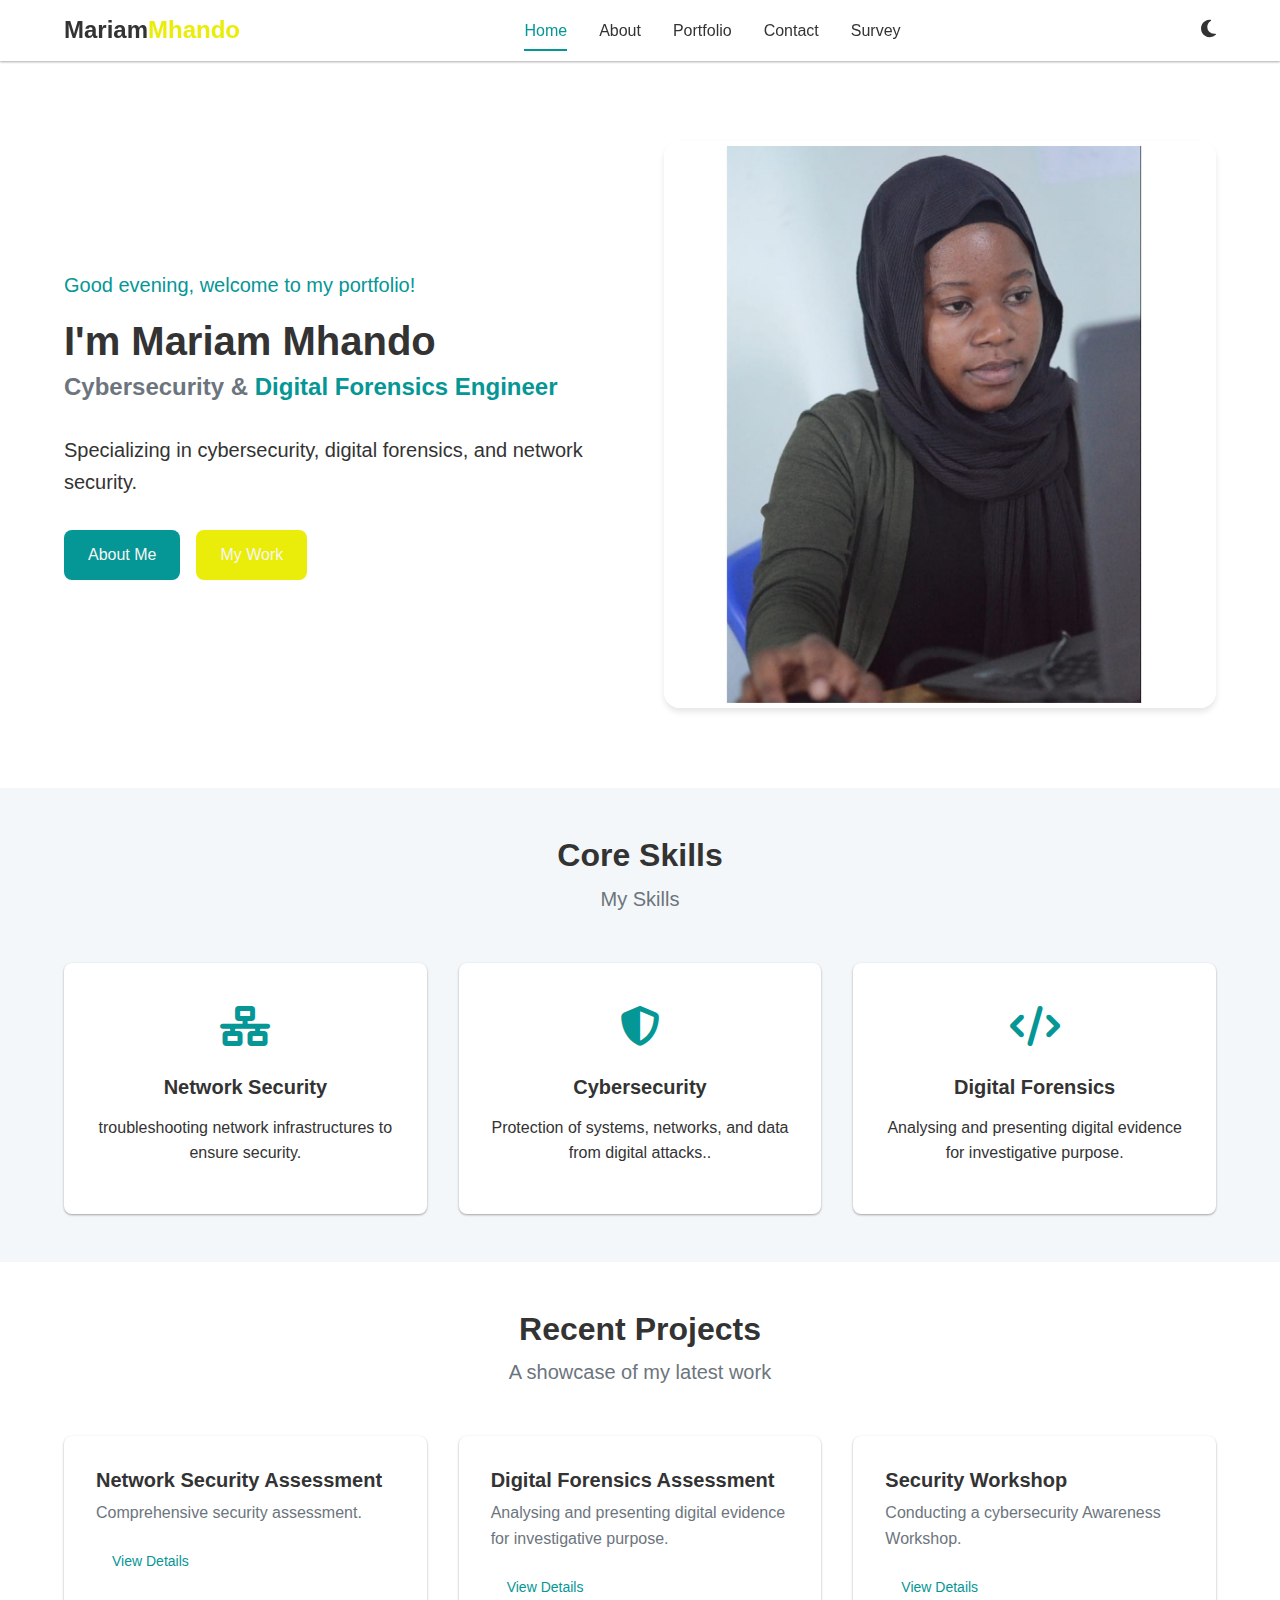
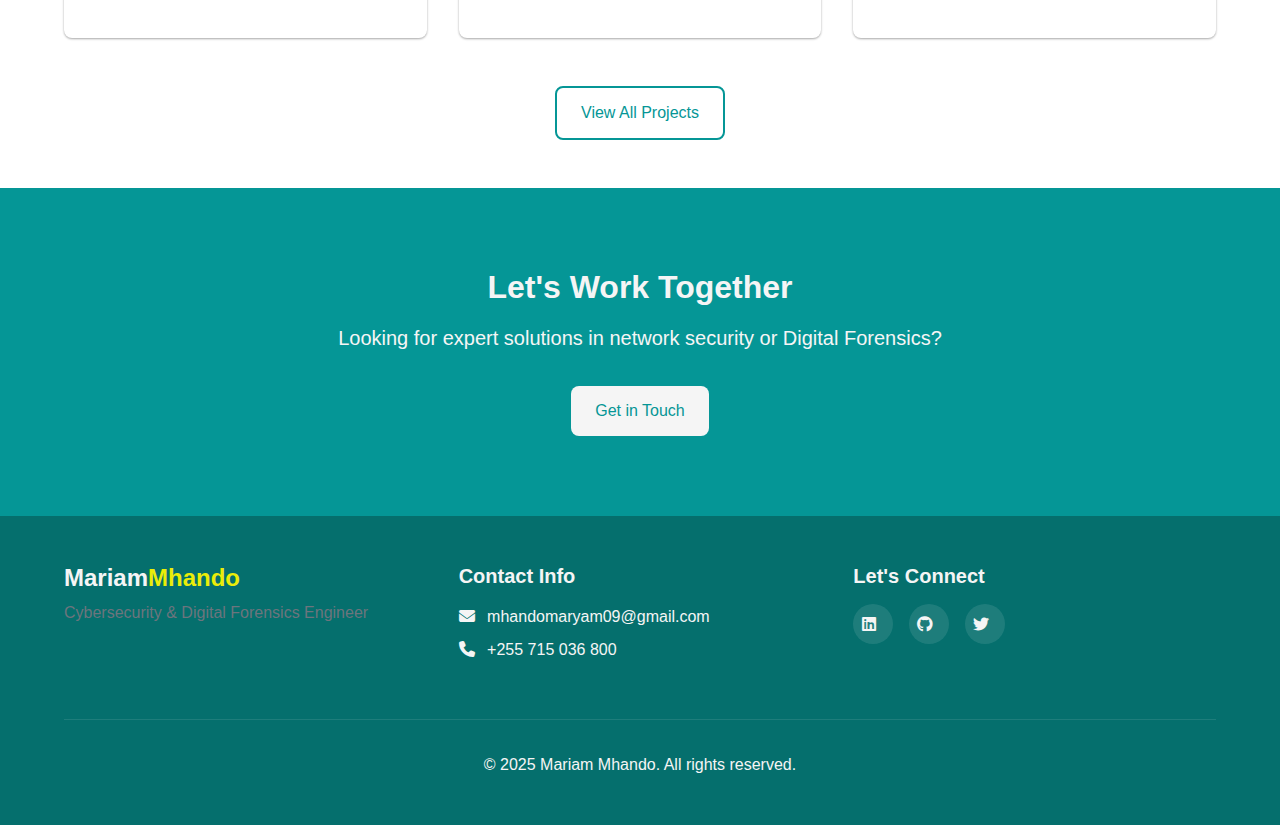
<file: index.html>
<!DOCTYPE html>
<html lang="en">
<head>
    <meta charset="UTF-8">
    <meta name="viewport" content="width=device-width, initial-scale=1.0">
    <meta name="description" content="Mariam Mhando - Cybersecurity & Digital Forensics Engineer Portfolio">
    <meta name="keywords" content="Cybersecurity, Network Security, Digital Forensics, information security, Tanzania">
    <meta name="author" content="Mariam Mhando">
    <title>Mariam Mhando | Home</title>
    <link rel="stylesheet" href="css/style.css">
    
    <link rel="stylesheet" href="https://cdnjs.cloudflare.com/ajax/libs/font-awesome/6.4.0/css/all.min.css">
    
    <link rel="icon" type="image/png" href="images/favicon.png">
</head>
<body>
    <header>
        <div class="container">
            <div class="logo">
                <h1>Mariam<span>Mhando</span></h1>
            </div>
            <nav id="main-nav">
                <ul>
                    <li class="active"><a href="index.html">Home</a></li>
                    <li><a href="about.html">About</a></li>
                    <li><a href="portfolio.html">Portfolio</a></li>
                    <li><a href="contact.html">Contact</a></li>
                    <li><a href="survey.html">Survey</a></li>
                </ul>
            </nav>
            <div class="theme-toggle">
                <button id="theme-toggle-btn" aria-label="Toggle dark/light mode">
                    <i class="fas fa-moon"></i>
                </button>
            </div>
            <button class="mobile-nav-toggle" aria-controls="main-nav" aria-expanded="false">
                <span class="sr-only">Menu</span>
                <i class="fas fa-bars"></i>
            </button>
        </div>
    </header>

    <main>
        <section id="hero" class="hero">
            <div class="container">
                <div class="hero-content">
                    <div id="greeting-message" class="greeting-message"></div>
                    <h2>I'm Mariam Mhando</h2>
                    <h3>Cybersecurity & <span>Digital Forensics Engineer</span></h3>
                    <p>Specializing in cybersecurity, digital forensics, and network security.</p>
                    <div class="cta-buttons">
                        <a href="about.html" class="btn btn-primary">About Me</a>
                        <a href="portfolio.html" class="btn btn-secondary">My Work</a>
                    </div>
                </div>
                <div class="hero-image">
                    <img src="images/Mariam.jpeg" alt="Mariam Mhando - Cybersecurity Engineer" class="profile-image">
                </div>
            </div>
        </section>

        <section id="skills" class="skills section-padding">
            <div class="container">
                <div class="section-header">
                    <h2>Core Skills</h2>
                    <p>My Skills</p>
                </div>
                <div class="skills-grid">
                    <div class="skill-card">
                        <div class="skill-icon">
                            <i class="fas fa-network-wired"></i>
                        </div>
                        <h3>Network Security</h3>
                        <p> troubleshooting network infrastructures to ensure security.</p>
                    </div>
                    <div class="skill-card">
                        <div class="skill-icon">
                            <i class="fas fa-shield-alt"></i>
                        </div>
                        <h3>Cybersecurity</h3>
                        <p>Protection of systems, networks, and data from digital attacks..</p>
                    </div>
                    <div class="skill-card">
                        <div class="skill-icon">
                            <i class="fas fa-code"></i>
                        </div>
                        <h3>Digital Forensics</h3>
                        <p>Analysing and presenting digital evidence for investigative purpose.</p>
                    </div>
                </div>
            </div>
        </section>

        <section id="recent-projects" class="projects section-padding">
            <div class="container">
                <div class="section-header">
                    <h2>Recent Projects</h2>
                    <p>A showcase of my latest work</p>
                </div>
                <div class="projects-grid">
                    <div class="project-card">
                        <div class="project-content">
                            <h3>Network Security Assessment</h3>
                            <p>Comprehensive security assessment.</p>
                            <a href="portfolio.html#project1" class="btn btn-small">View Details</a>
                        </div>
                    </div>
                    <div class="project-card">
                        <div class="project-content">
                            <h3>Digital Forensics Assessment</h3>
                            <p>Analysing and presenting digital evidence for investigative purpose.</p>
                            <a href="portfolio.html#project2" class="btn btn-small">View Details</a>
                        </div>
                    </div>
                    <div class="project-card">
                        <div class="project-content">
                            <h3>Security Workshop</h3>
                            <p>Conducting a cybersecurity Awareness Workshop.</p>
                            <a href="portfolio.html#project3" class="btn btn-small">View Details</a>
                        </div>
                    </div>
                </div>
                <div class="view-all">
                    <a href="portfolio.html" class="btn btn-outline">View All Projects</a>
                </div>
            </div>
        </section>

        <section id="cta" class="cta section-padding">
            <div class="container">
                <div class="cta-content">
                    <h2>Let's Work Together</h2>
                    <p>Looking for expert solutions in network security or Digital Forensics?</p>
                    <a href="contact.html" class="btn btn-primary">Get in Touch</a>
                </div>
            </div>
        </section>
    </main>

    <footer>
        <div class="container">
            <div class="footer-content">
                <div class="footer-logo">
                    <h3>Mariam<span>Mhando</span></h3>
                    <p>Cybersecurity & Digital Forensics Engineer</p>
                </div>
                <div class="footer-contact">
                    <h4>Contact Info</h4>
                    <p><i class="fas fa-envelope"></i> <a href="mailto:mhandomaryam09@gmail.com">mhandomaryam09@gmail.com</a></p>
                    <p><i class="fas fa-phone"></i> <a href="tel:+255715036800">+255 715 036 800</a></p>
                </div>
                <div class="footer-social">
                    <h4>Let's Connect</h4>
                    <div class="social-icons">
                        <a href="#" aria-label="LinkedIn"><i class="fab fa-linkedin"></i></a>
                        <a href="#" aria-label="GitHub"><i class="fab fa-github"></i></a>
                        <a href="#" aria-label="Twitter"><i class="fab fa-twitter"></i></a>
                    </div>
                </div>
            </div>
            <div class="footer-bottom">
                <p>&copy; 2025 Mariam Mhando. All rights reserved.</p>
            </div>
        </div>
    </footer>

    <script src="js/script.js"></script>
</body>
</html>
</file>
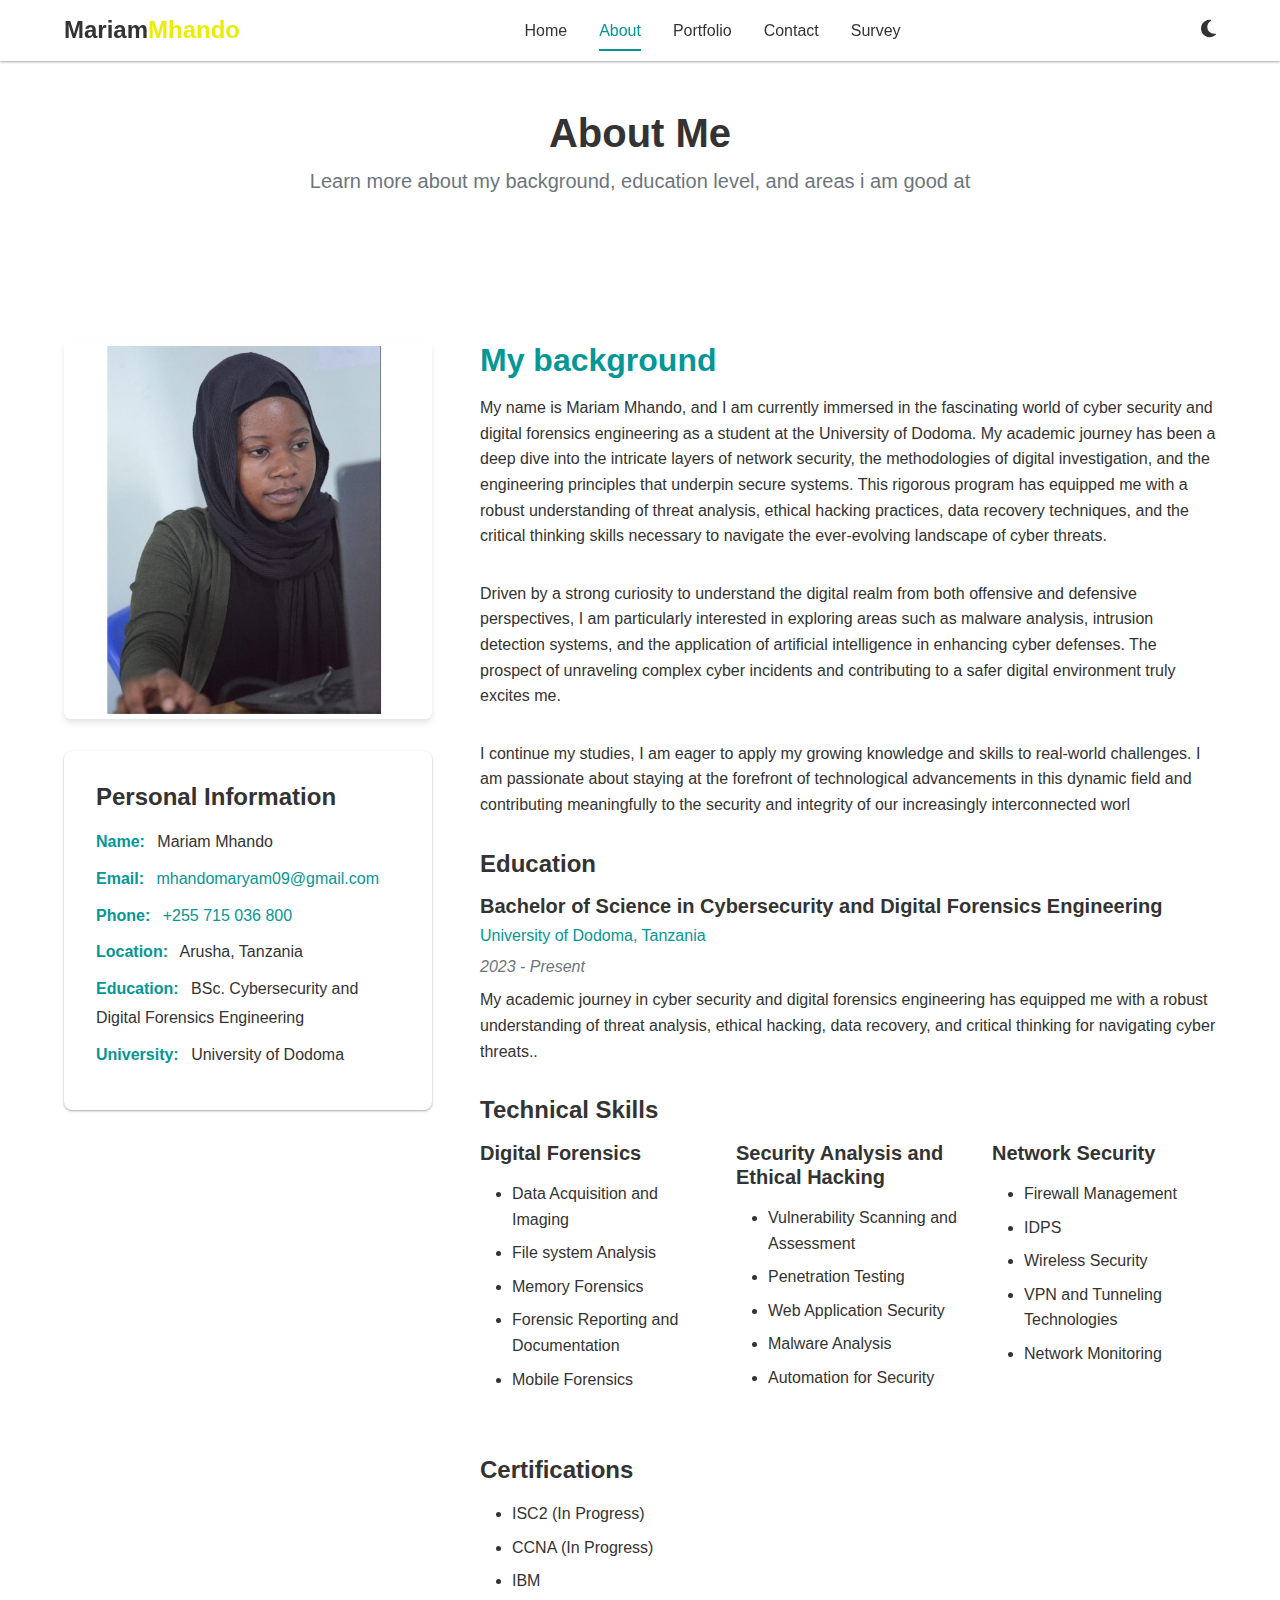
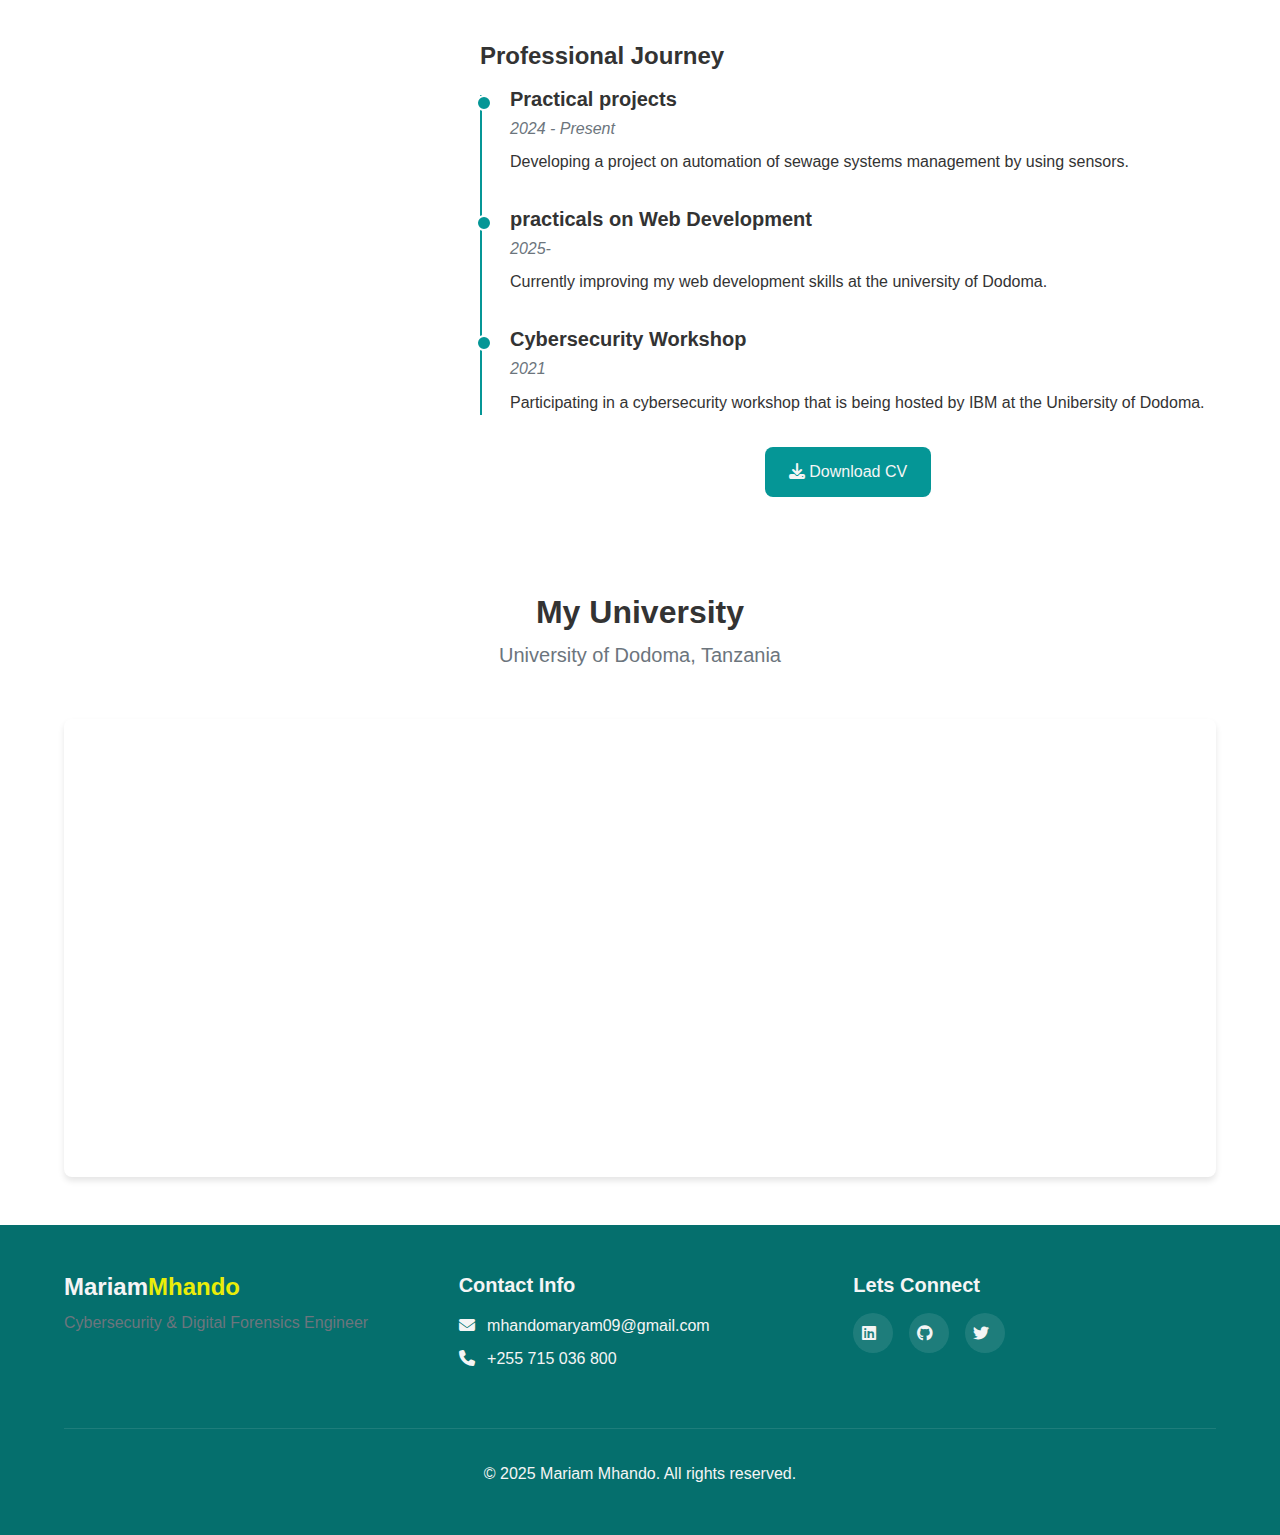
<file: about.html>
<!DOCTYPE html>
<html lang="en">
<head>
    <meta charset="UTF-8">
    <meta name="viewport" content="width=device-width, initial-scale=1.0">
    <meta name="description" content="About Mariam Mhando - Cybersecurity and Digital forensics Engineer">
    <meta name="keywords" content=" about, computer networks, cybersecurity, education, skills">
    <meta name="author" content="Mariam Mhando">
    <title> Mariam Mhando | About me</title>
    <link rel="stylesheet" href="css/style.css">
    <link rel="stylesheet" href="https://cdnjs.cloudflare.com/ajax/libs/font-awesome/6.4.0/css/all.min.css">
    <link rel="icon" type="image/png" href="images/favicon.png">
</head>
<body>
    <header>
        <div class="container">
            <div class="logo">
                <h1>Mariam<span>Mhando</span></h1>
            </div>
            <nav id="main-nav">
                <ul>
                    <li><a href="index.html">Home</a></li>
                    <li class="active"><a href="about.html">About</a></li>
                    <li><a href="portfolio.html">Portfolio</a></li>
                    <li><a href="contact.html">Contact</a></li>
                    <li><a href="survey.html">Survey</a></li>
                </ul>
            </nav>
            <div class="theme-toggle">
                <button id="theme-toggle-btn" aria-label="Toggle dark/light mode">
                    <i class="fas fa-moon"></i>
                </button>
            </div>
            <button class="mobile-nav-toggle" aria-controls="main-nav" aria-expanded="false">
                <span class="sr-only">Menu</span>
                <i class="fas fa-bars"></i>
            </button>
        </div>
    </header>

    <main>
        <section id="about-hero" class="section-padding">
            <div class="container">
                <div class="section-header">
                    <h1>About Me</h1>
                    <p>Learn more about my background, education level, and areas i am good at</p>
                </div>
            </div>
        </section>

        <section id="about-content" class="section-padding">
            <div class="container two-column-layout">
                <div class="column photo-column">
                    <div class="about-image">
                        <img src="images/Mariam.jpeg" alt="Mariam Mhando" class="about-photo">
                    </div>
                    <div class="personal-info">
                        <h3>Personal Information</h3>
                        <ul class="info-list">
                            <li><strong>Name:</strong> Mariam Mhando</li>
                            <li><strong>Email:</strong> <a href="mailto:mhandomaryam09@gmail.com">mhandomaryam09@gmail.com</a></li>
                            <li><strong>Phone:</strong> <a href="tel:+255715036800">+255 715 036 800</a></li>
                            <li><strong>Location:</strong> Arusha, Tanzania</li>
                            <li><strong>Education:</strong> BSc. Cybersecurity and Digital Forensics Engineering</li>
                            <li><strong>University:</strong> University of Dodoma</li>
                        </ul>
                    </div>
                </div>
                <div class="column content-column">
                    <article class="about-story">
                        <h2>My background</h2>
                        <p>My name is Mariam Mhando, and I am currently immersed in the fascinating world of cyber security and digital forensics engineering as a student at the University of Dodoma. My academic journey has been a deep dive into the intricate layers of network security, the methodologies of digital investigation, and the engineering principles that underpin secure systems. This rigorous program has equipped me with a robust understanding of threat analysis, ethical hacking practices, data recovery techniques, and the critical thinking skills necessary to navigate the ever-evolving landscape of cyber threats.</p>
                        
                        <p>Driven by a strong curiosity to understand the digital realm from both offensive and defensive perspectives, I am particularly interested in exploring areas such as malware analysis, intrusion detection systems, and the application of artificial intelligence in enhancing cyber defenses. The prospect of unraveling complex cyber incidents and contributing to a safer digital environment truly excites me.</p>
                        
                        <p>I continue my studies, I am eager to apply my growing knowledge and skills to real-world challenges. I am passionate about staying at the forefront of technological advancements in this dynamic field and contributing meaningfully to the security and integrity of our increasingly interconnected worl</p>
                        
                        <h3>Education</h3>
                        <div class="education-item">
                            <h4>Bachelor of Science in Cybersecurity and Digital Forensics Engineering</h4>
                            <p class="institution">University of Dodoma, Tanzania</p>
                            <p class="period">2023 - Present</p>
                            <p>My academic journey in cyber security and digital forensics engineering has equipped me with a robust understanding of threat analysis, ethical hacking, data recovery, and critical thinking for navigating cyber threats..</p>
                        </div>
                        
                        <h3>Technical Skills</h3>
                        <div class="skills-container">
                            <div class="skill-category">
                                <h4>Digital Forensics</h4>
                                <ul class="skills-list">
                                    <li>Data Acquisition and Imaging</li>
                                    <li>File system Analysis</li>
                                    <li>Memory Forensics</li>
                                    <li>Forensic Reporting and Documentation</li>
                                    <li>Mobile Forensics</li>
                                </ul>
                            </div>
                            
                            <div class="skill-category">
                                <h4>Security Analysis and Ethical Hacking</h4>
                                <ul class="skills-list">
                                    <li>Vulnerability Scanning and Assessment</li>
                                    <li>Penetration Testing</li>
                                    <li>Web Application Security</li>
                                    <li>Malware Analysis</li>
                                    <li>Automation for Security</li>
                                </ul>
                            </div>
                            
                            <div class="skill-category">
                                <h4>Network Security</h4>
                                <ul class="skills-list">
                                    <li>Firewall Management</li>
                                    <li>IDPS</li>
                                    <li>Wireless Security</li>
                                    <li>VPN and Tunneling Technologies</li>
                                    <li>Network Monitoring</li>
                                </ul>
                            </div>
                        </div>
                        
                        <h3>Certifications</h3>
                        <ul class="certifications-list">
                            <li>ISC2 (In Progress)</li>
                            <li>CCNA (In Progress)</li>
                            <li>IBM </li>
                        </ul>
                    </article>

                    <div class="resume-section">
                        <h3>Professional Journey</h3>
                        <div class="timeline">
                            <div class="timeline-item">
                                <h4>Practical projects</h4>
                                <p class="period">2024 - Present</p>
                                <p>Developing a project on automation of sewage systems management by using sensors.</p>
                            </div>
                            
                            <div class="timeline-item">
                                <h4>practicals on Web Development </h4>
                                <p class="period">2025- </p>
                                <p>Currently improving my web development skills at the university of Dodoma.</p>
                            </div>
                            
                            <div class="timeline-item">
                                <h4>Cybersecurity Workshop </h4>
                                <p class="period">2021</p>
                                <p>Participating in a cybersecurity workshop that is being hosted by IBM at the Unibersity of Dodoma. </p>
                            </div>
                        </div>
                        
                        <div class="resume-download">
                            <a href="#" class="btn btn-primary"><i class="fas fa-download"></i> Download CV</a>
                        </div>
                    </div>
                </div>
            </div>
        </section>

        <section id="university-map" class="section-padding">
            <div class="container">
                <div class="section-header">
                    <h2>My University</h2>
                    <p>University of Dodoma, Tanzania</p>
                </div>
                <div class="map-container">
                    <iframe src="https://www.google.com/maps/embed?pb=!1m18!1m12!1m3!1d3966.4499796517334!2d35.79514147355407!3d-6.204220260772906!2m3!1f0!2f0!3f0!3m2!1i1024!2i768!4f13.1!3m3!1m2!1s0x184dfb7c31c16937%3A0x55d63436f01ce0df!2sUniversity%20of%20Dodoma!5e0!3m2!1sen!2stz!4v1747330528136!5m2!1sen!2stz" width="600" height="450" style="border:0;" allowfullscreen="" loading="lazy" referrerpolicy="no-referrer-when-downgrade"></iframe>
                </div>
            </div>
        </section>
    </main>

    <footer>
        <div class="container">
            <div class="footer-content">
                <div class="footer-logo">
                    <h3>Mariam<span>Mhando</span></h3>
                    <p>Cybersecurity & Digital Forensics Engineer</p>
                </div>
                <div class="footer-contact">
                    <h4>Contact Info</h4>
                    <p><i class="fas fa-envelope"></i> <a href="mailto:mhandomaryam09@gmail.com">mhandomaryam09@gmail.com</a></p>
                    <p><i class="fas fa-phone"></i> <a href="tel:+255715036800">+255 715 036 800</a></p>
                </div>
                <div class="footer-social">
                    <h4>Lets Connect</h4>
                    <div class="social-icons">
                        <a href="#" aria-label="LinkedIn"><i class="fab fa-linkedin"></i></a>
                        <a href="#" aria-label="GitHub"><i class="fab fa-github"></i></a>
                        <a href="#" aria-label="Twitter"><i class="fab fa-twitter"></i></a>
                    </div>
                </div>
            </div>
            <div class="footer-bottom">
                <p>&copy; 2025 Mariam Mhando. All rights reserved.</p>
            </div>
        </div>
    </footer>

    <script src="js/script.js"></script>
</body>
</html>
</file>
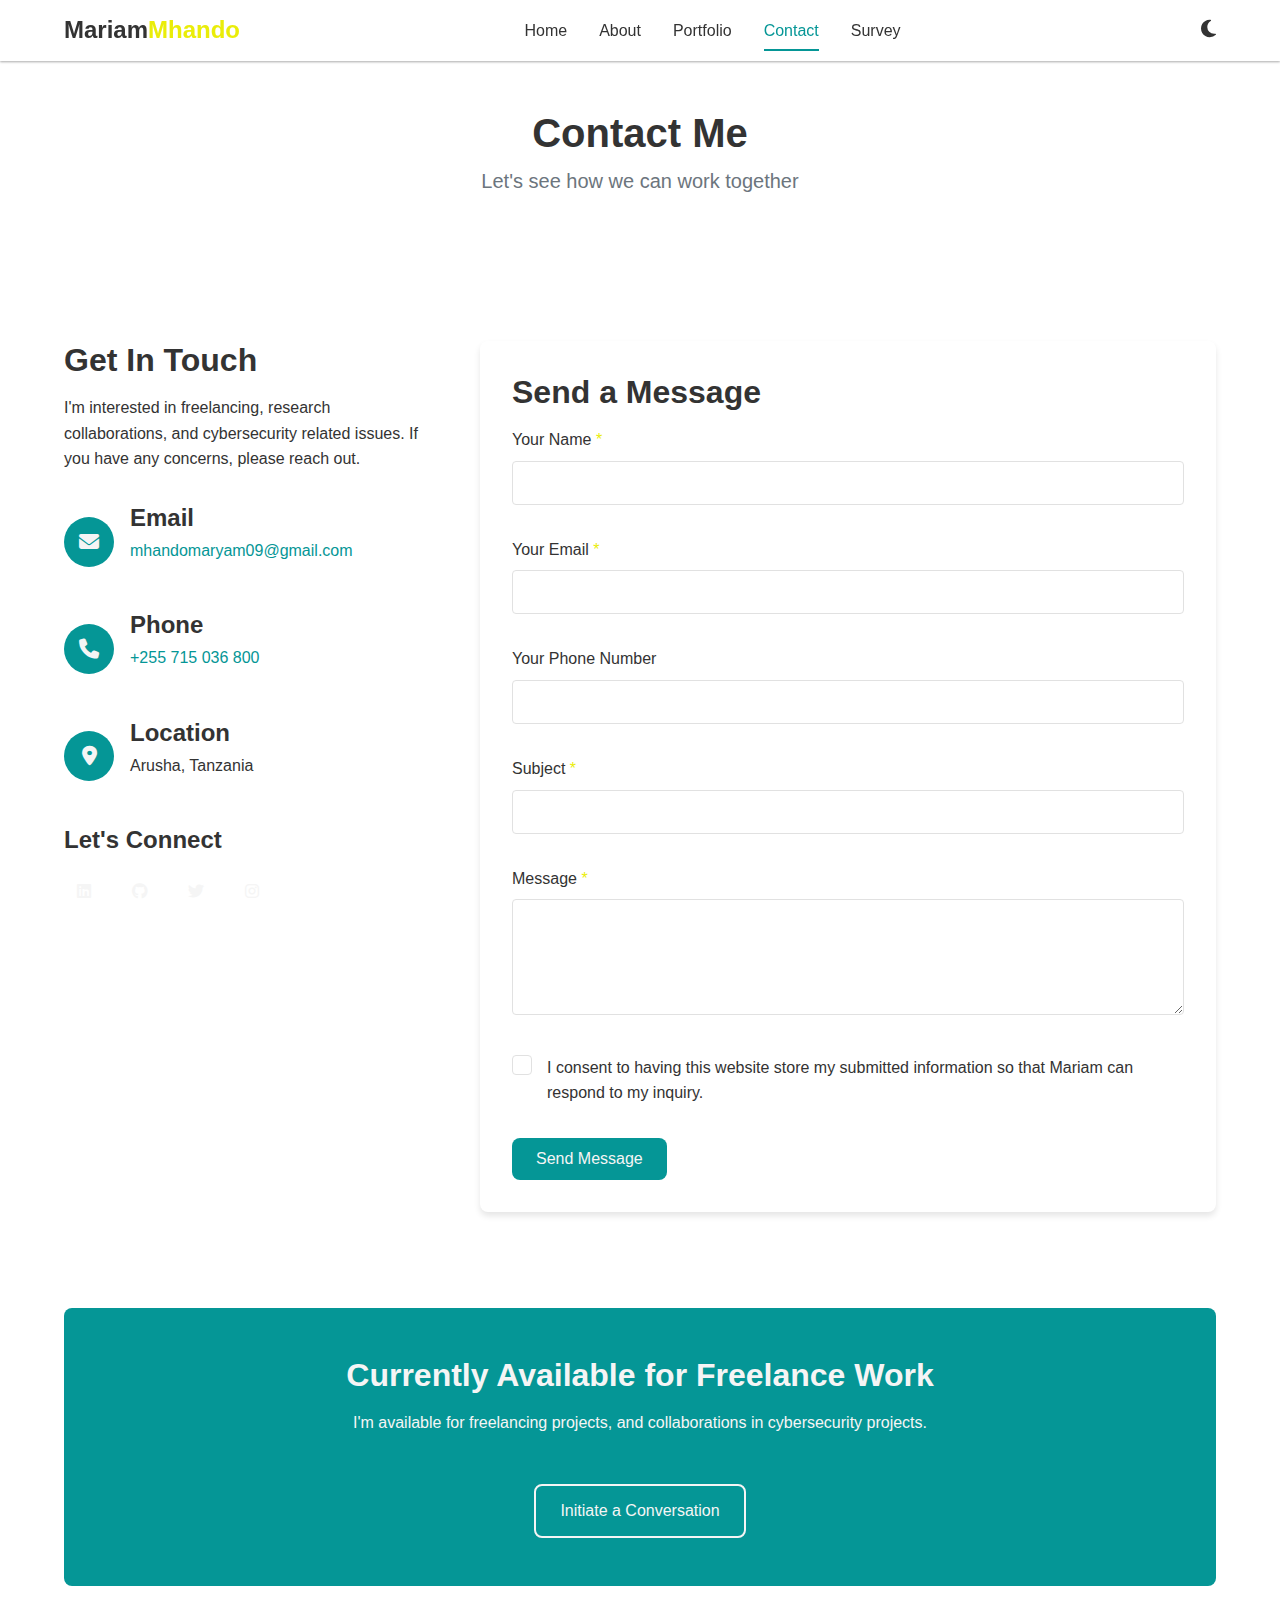
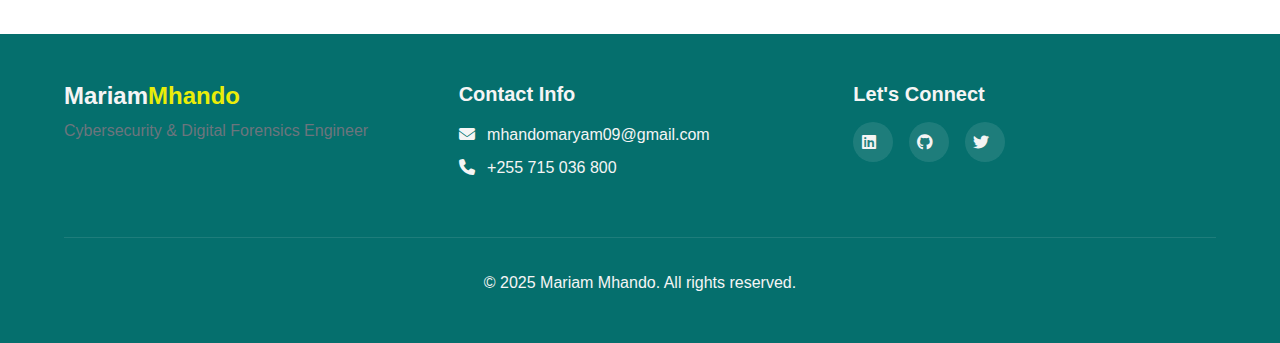
<file: contact.html>
<!DOCTYPE html>
<html lang="en">
<head>
    <meta charset="UTF-8">
    <meta name="viewport" content="width=device-width, initial-scale=1.0">
    <meta name="description" content="Contact Mariam Mhando - Cybersecurity and Digital Forensics Engineer">
    <meta name="keywords" content="contact, Mariam Mhando, email, get in touch">
    <meta name="author" content="Mariam Mhando">
    <title> Mariam Mhando Contact </title>
    <link rel="stylesheet" href="css/style.css">
    
    <link rel="stylesheet" href="https://cdnjs.cloudflare.com/ajax/libs/font-awesome/6.4.0/css/all.min.css">
    
    <link rel="icon" type="image/png" href="images/favicon.png">
</head>
<body>
    <header>
        <div class="container">
            <div class="logo">
                <h1>Mariam<span>Mhando</span></h1>
            </div>
            <nav id="main-nav">
                <ul>
                    <li><a href="index.html">Home</a></li>
                    <li><a href="about.html">About</a></li>
                    <li><a href="portfolio.html">Portfolio</a></li>
                    <li class="active"><a href="contact.html">Contact</a></li>
                    <li><a href="survey.html">Survey</a></li>
                </ul>
            </nav>
            <div class="theme-toggle">
                <button id="theme-toggle-btn" aria-label="Toggle dark/light mode">
                    <i class="fas fa-moon"></i>
                </button>
            </div>
            <button class="mobile-nav-toggle" aria-controls="main-nav" aria-expanded="false">
                <span class="sr-only">Menu</span>
                <i class="fas fa-bars"></i>
            </button>
        </div>
    </header>

    <main>
        <section id="contact-hero" class="section-padding">
            <div class="container">
                <div class="section-header">
                    <h1>Contact Me</h1>
                    <p>Let's see how we can work together</p>
                </div>
            </div>
        </section>

        <section id="contact-content" class="section-padding">
            <div class="container two-column-layout">
                <div class="column">
                    <div class="contact-info">
                        <h2>Get In Touch</h2>
                        <p>I'm interested in freelancing, research collaborations, and cybersecurity related issues. If you have any concerns, please reach out.</p>
                        
                        <div class="contact-methods">
                            <div class="contact-method">
                                <div class="icon-box">
                                    <i class="fas fa-envelope"></i>
                                </div>
                                <div class="contact-details">
                                    <h3>Email</h3>
                                    <p><a href="mailto:mhandomaryam09@gmail.com">mhandomaryam09@gmail.com</a></p>
                                </div>
                            </div>
                            
                            <div class="contact-method">
                                <div class="icon-box">
                                    <i class="fas fa-phone"></i>
                                </div>
                                <div class="contact-details">
                                    <h3>Phone</h3>
                                    <p><a href="tel:+255715036800">+255 715 036 800</a></p>
                                </div>
                            </div>
                            
                            <div class="contact-method">
                                <div class="icon-box">
                                    <i class="fas fa-map-marker-alt"></i>
                                </div>
                                <div class="contact-details">
                                    <h3>Location</h3>
                                    <p>Arusha, Tanzania</p>
                                </div>
                            </div>
                        </div>
                        
                        <div class="social-connect">
                            <h3>Let's Connect</h3>
                            <div class="social-icons">
                                <a href="#" aria-label="LinkedIn"><i class="fab fa-linkedin"></i></a>
                                <a href="#" aria-label="GitHub"><i class="fab fa-github"></i></a>
                                <a href="#" aria-label="Twitter"><i class="fab fa-twitter"></i></a>
                                <a href="#" aria-label="Instagram"><i class="fab fa-instagram"></i></a>
                            </div>
                        </div>
                    </div>
                </div>
                
                <div class="column">
                    <div class="contact-form-container">
                        <h2>Send a Message</h2>
                        <form id="contact-form" class="contact-form" novalidate>
                            <div class="form-group">
                                <label for="name">Your Name <span class="required">*</span></label>
                                <input type="text" id="name" name="name" required>
                                <div class="error-message" id="name-error"></div>
                            </div>
                            
                            <div class="form-group">
                                <label for="email">Your Email <span class="required">*</span></label>
                                <input type="email" id="email" name="email" required>
                                <div class="error-message" id="email-error"></div>
                            </div>
                            
                            <div class="form-group">
                                <label for="phone">Your Phone Number</label>
                                <input type="tel" id="phone" name="phone">
                                <div class="error-message" id="phone-error"></div>
                            </div>
                            
                            <div class="form-group">
                                <label for="subject">Subject <span class="required">*</span></label>
                                <input type="text" id="subject" name="subject" required>
                                <div class="error-message" id="subject-error"></div>
                            </div>
                            
                            <div class="form-group">
                                <label for="message">Message <span class="required">*</span></label>
                                <textarea id="message" name="message" rows="5" required></textarea>
                                <div class="error-message" id="message-error"></div>
                            </div>
                            
                            <div class="form-group">
                                <label class="checkbox-container">
                                    <input type="checkbox" id="consent" name="consent" required>
                                    <span class="checkmark"></span>
                                    I consent to having this website store my submitted information so that Mariam can respond to my inquiry.
                                </label>
                                <div class="error-message" id="consent-error"></div>
                            </div>
                            
                            <div class="form-actions">
                                <button type="submit" class="btn btn-primary">Send Message</button>
                            </div>
                            
                            <div id="form-success" class="success-message hidden">
                                Your message has been sent successfully.
                            </div>
                        </form>
                    </div>
                </div>
            </div>
        </section>

        <section id="availability" class="section-padding">
            <div class="container">
                <div class="availability-content">
                    <h2>Currently Available for Freelance Work</h2>
                    <p>I'm available for freelancing projects, and collaborations in cybersecurity projects.</p>
                    <a href="mailto:mhandomaryam09@gmail.com" class="btn btn-outline">Initiate a Conversation</a>
                </div>
            </div>
        </section>
    </main>

    <footer>
        <div class="container">
            <div class="footer-content">
                <div class="footer-logo">
                    <h3>Mariam<span>Mhando</span></h3>
                    <p>Cybersecurity & Digital Forensics Engineer</p>
                </div>
                <div class="footer-contact">
                    <h4>Contact Info</h4>
                    <p><i class="fas fa-envelope"></i> <a href="mailto:mhandomaryam09@gmail.com">mhandomaryam09@gmail.com</a></p>
                    <p><i class="fas fa-phone"></i> <a href="tel:+255715036800">+255 715 036 800</a></p>
                </div>
                <div class="footer-social">
                    <h4>Let's Connect</h4>
                    <div class="social-icons">
                        <a href="#" aria-label="LinkedIn"><i class="fab fa-linkedin"></i></a>
                        <a href="#" aria-label="GitHub"><i class="fab fa-github"></i></a>
                        <a href="#" aria-label="Twitter"><i class="fab fa-twitter"></i></a>
                    </div>
                </div>
            </div>
            <div class="footer-bottom">
                <p>&copy; 2025 Mariam Mhando. All rights reserved.</p>
            </div>
        </div>
    </footer>

    <script src="js/script.js"></script>
</body>
</html>
</file>
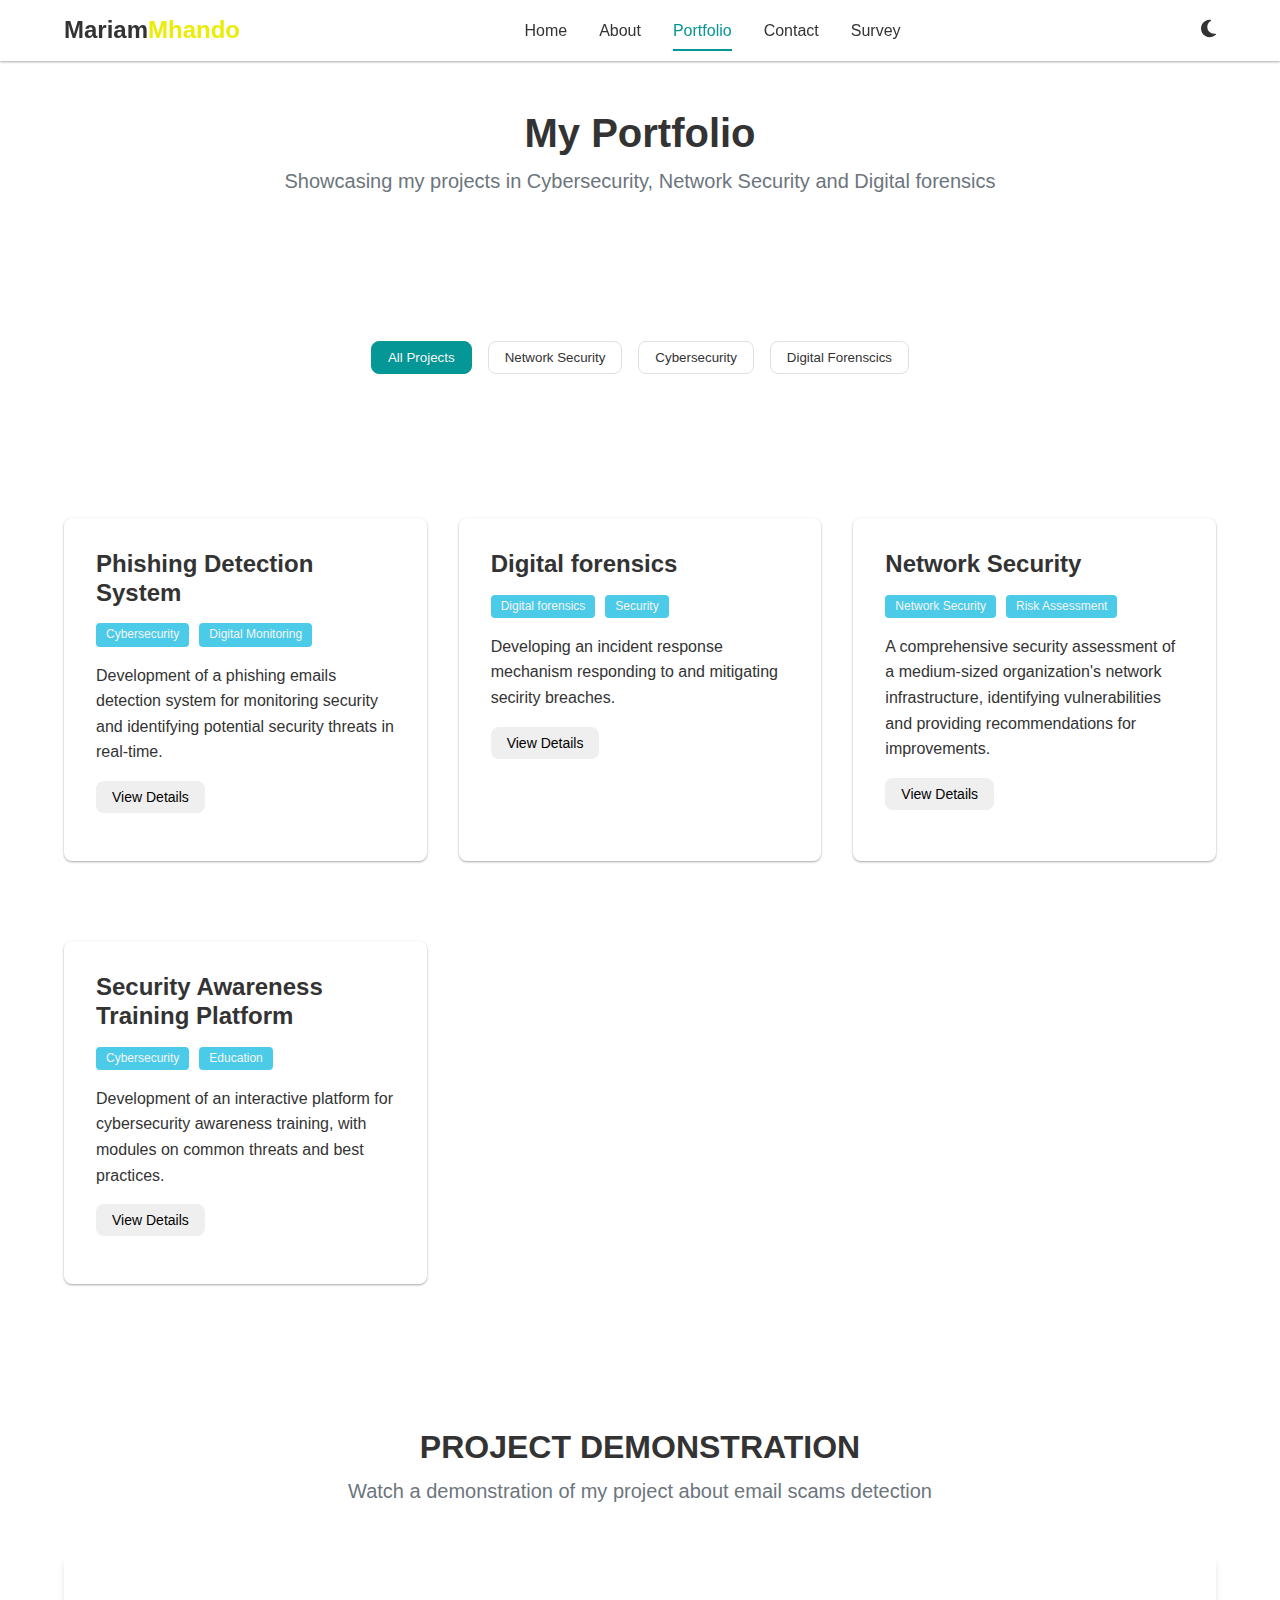
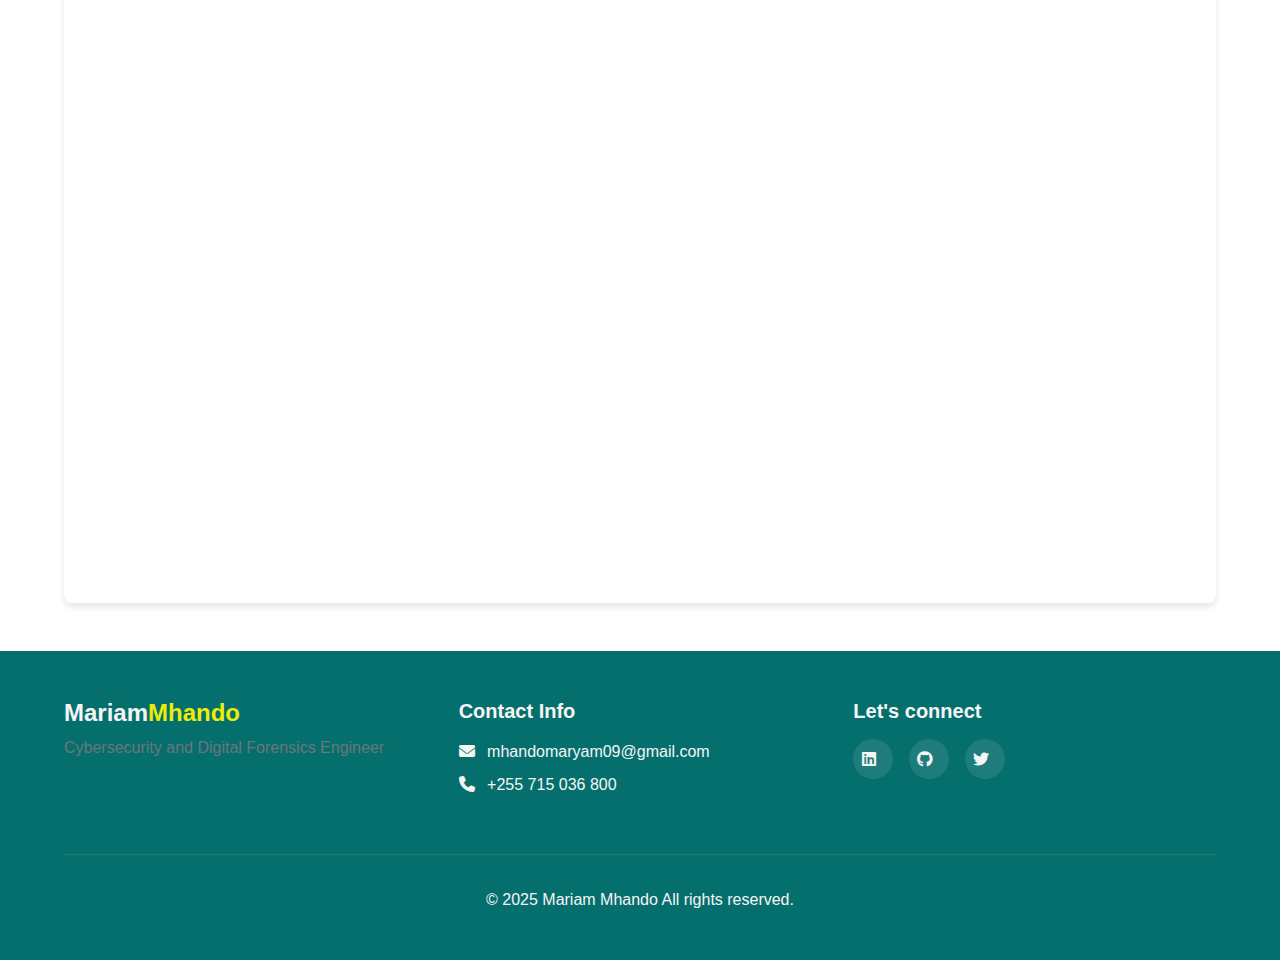
<file: portfolio.html>
<!DOCTYPE html>
<html lang="en">
<head>
    <meta charset="UTF-8">
    <meta name="viewport" content="width=device-width, initial-scale=1.0">
    <meta name="description" content="Mariam Mhando Portfolio - Cybersecurity and digital forensics Projects">
    <meta name="keywords" content="portfolio, projects, Digital Forensics, cybersecurity">
    <meta name="author" content="Mariam Mhando">
    <title>Portfolio | Mariam Mhando</title>
    <link rel="stylesheet" href="css/style.css">
    
    <link rel="stylesheet" href="https://cdnjs.cloudflare.com/ajax/libs/font-awesome/6.4.0/css/all.min.css">
   
    <link rel="icon" type="image/png" href="images/favicon.png">
</head>
<body>
    <header>
        <div class="container">
            <div class="logo">
                <h1>Mariam<span>Mhando</span></h1>
            </div>
            <nav id="main-nav">
                <ul>
                    <li><a href="index.html">Home</a></li>
                    <li><a href="about.html">About</a></li>
                    <li class="active"><a href="portfolio.html">Portfolio</a></li>
                    <li><a href="contact.html">Contact</a></li>
                    <li><a href="survey.html">Survey</a></li>
                </ul>
            </nav>
            <div class="theme-toggle">
                <button id="theme-toggle-btn" aria-label="Toggle dark/light mode">
                    <i class="fas fa-moon"></i>
                </button>
            </div>
            <button class="mobile-nav-toggle" aria-controls="main-nav" aria-expanded="false">
                <span class="sr-only">Menu</span>
                <i class="fas fa-bars"></i>
            </button>
        </div>
    </header>

    <main>
        <section id="portfolio-hero" class="section-padding">
            <div class="container">
                <div class="section-header">
                    <h1>My Portfolio</h1>
                    <p>Showcasing my projects in Cybersecurity, Network Security and Digital forensics</p>
                </div>
            </div>
        </section>

        <section id="portfolio-filter" class="section-padding">
            <div class="container">
                <div class="filter-buttons">
                    <button class="filter-btn active" data-filter="all">All Projects</button>
                    <button class="filter-btn" data-filter="network">Network Security</button>
                    <button class="filter-btn" data-filter="cyber">Cybersecurity</button>
                    <button class="filter-btn" data-filter="web">Digital Forenscics</button>
                </div>
            </div>
        </section>

        <section id="portfolio-projects" class="section-padding">
            <div class="container three-column-layout">
                
                <article id="project2" class="project-item" data-category="cyber">
                    <div class="project-details">
                        <h3>Phishing Detection System</h3>
                        <div class="project-tags">
                            <span class="tag">Cybersecurity</span>
                            <span class="tag">Digital Monitoring</span>
                        </div>
                        <div class="project-summary">
                            <p>Development of a phishing emails detection system for monitoring security and identifying potential security threats in real-time.</p>
                            <button class="btn btn-small toggle-details" data-target="details-2">View Details</button>
                        </div>
                        <div id="details-2" class="project-details-expanded hidden">
                            <h4>Project Overview</h4>
                            <p>This project focused on designing and implementing a real-time phishing detection system capable of monitoring phishing emails in real-time and alerting users on suspicious activities.</p>
                            
                            <h4>Key Features</h4>
                            <ul>
                                <li>Real-time analysis and inspection</li>
                                <li>Pattern-based phishing detection</li>
                                <li>Anomaly detection </li>
                                <li>Alert system </li>
                                <li>Logging and reporting functionality</li>
                            </ul>
                            
                            <h4>Outcomes</h4>
                            <p>The system successfully detected various types of email attacks. The project demonstrated effective application of security principles in a practical context.</p>
                            
                            <h4>Technologies</h4>
                            <p>Python, SQLite, Linux</p>
                        </div>
                    </div>
                </article>

                
                <article id="project3" class="project-item" data-category="web">
                    <div class="project-details">
                        <h3>Digital forensics</h3>
                        <div class="project-tags">
                            <span class="tag">Digital forensics</span>
                            <span class="tag">Security</span>
                        </div>
                        <div class="project-summary">
                            <p>Developing an incident response mechanism responding to and mitigating secirity breaches.</p>
                            <button class="btn btn-small toggle-details" data-target="details-3">View Details</button>
                        </div>
                        <div id="details-3" class="project-details-expanded hidden">
                            <h4>Project Overview</h4>
                            <p>This project involved developing an incident response mechanism responding to and mitigating secirity breaches.</p>
                            
                            <h4>Security Features</h4>
                            <ul>
                                <li>Incident Identification</li>
                                <li>Triage and prioritization</li>
                                <li>Root cause analysis</li>
                                <li>Secure session management</li>
                                <li>Data encryption for sensitive information</li>
                                <li>Security implementation</li>
                            </ul>
                            
                            <h4>Outcomes</h4>
                            <p>The project served as a practical implementation of proper forensics principles.</p>
                            
                            <h4>Technologies</h4>
                            <p>SIEM, EDR, SOAR, forensic tools, UEBA, xdr</p>
                        </div>
                    </div>
                </article>

                 <article id="project1" class="project-item" data-category="network">
                    <div class="project-details">
                        <h3>Network Security</h3>
                        <div class="project-tags">
                            <span class="tag">Network Security</span>
                            <span class="tag">Risk Assessment</span>
                        </div>
                        <div class="project-summary">
                            <p>A comprehensive security assessment of a medium-sized organization's network infrastructure, identifying vulnerabilities and providing recommendations for improvements.</p>
                            <button class="btn btn-small toggle-details" data-target="details-1">View Details</button>
                        </div>
                        <div id="details-1" class="project-details-expanded hidden">
                            <h4>Project Overview</h4>
                            <p>This project involved a systematic evaluation of network security posture for a local organization. It covered both physical and logical security aspects of the network infrastructure.</p>
                            
                            <h4>Methodologies Used</h4>
                            <ul>
                                <li>Network topology mapping and analysis</li>
                                <li>Vulnerability scanning using industry-standard tools</li>
                                <li>Security policy review and evaluation</li>
                                <li>Access control assessment</li>
                                <li>Security monitoring capability review</li>
                            </ul>
                            
                            <h4>Outcomes</h4>
                            <p>The assessment resulted in a detailed report highlighting critical vulnerabilities, medium-risk issues, and recommended security enhancements. Implementation of the recommendations led to a significantly improved security posture for the organization.</p>
                            
                            <h4>Technologies</h4>
                            <p>Nmap, Wireshark, OpenVAS, and Custom Python scripts for network analysis</p>
                        </div>
                    </div>
                </article>

                <article id="project5" class="project-item" data-category="cyber">
                    <div class="project-details">
                        <h3>Security Awareness Training Platform</h3>
                        <div class="project-tags">
                            <span class="tag">Cybersecurity</span>
                            <span class="tag">Education</span>
                        </div>
                        <div class="project-summary">
                            <p>Development of an interactive platform for cybersecurity awareness training, with modules on common threats and best practices.</p>
                            <button class="btn btn-small toggle-details" data-target="details-5">View Details</button>
                        </div>
                        <div id="details-5" class="project-details-expanded hidden">
                            <h4>Project Overview</h4>
                            <p>This project involved creating an educational platform to improve cybersecurity awareness. The platform includes interactive modules, quizzes, and simulated phishing scenarios.</p>
                            
                            <h4>Key Features</h4>
                            <ul>
                                <li>Interactive learning modules on various security topics</li>
                                <li>Phishing simulation exercises</li>
                                <li>Progress tracking and assessment</li>
                                <li>Certification upon completion</li>
                                <li>Resource library with security guidelines</li>
                            </ul>
                            
                            <h4>Outcomes</h4>
                            <p>The platform has been successfully implemented, resulting in increased security awareness and a reduction in successful phishing attempts during controlled tests.</p>
                            
                            <h4>Technologies</h4>
                            <p>Phishinh kits, URL spoofing, Anti-virus, Zero Trust, Firewalls, Cloud Security</p>
                        </div>
                    </div>
                </article>
            </div>
        </section>

        <section id="youtube-tutorial" class="section-padding">
            <div class="container">
                <div class="section-header">
                    <h2> PROJECT DEMONSTRATION</h2>
                    <p>Watch a demonstration of my project about email scams detection</p>
                </div>
                <div class="video-container">
                    <iframe width="560" height="315" src="https://www.youtube.com/embed/Tv5U3D2wrJA?si=bYpiQDY7b0BTOuzz" title="YouTube video player" frameborder="0" allow="accelerometer; autoplay; clipboard-write; encrypted-media; gyroscope; picture-in-picture; web-share" referrerpolicy="strict-origin-when-cross-origin" allowfullscreen></iframe>
                </div>
            </div>
        </section>

    </main>

    <footer>
        <div class="container">
            <div class="footer-content">
                <div class="footer-logo">
                    <h3>Mariam<span>Mhando</span></h3>
                    <p>Cybersecurity and Digital Forensics Engineer</p>
                </div>
                <div class="footer-contact">
                    <h4>Contact Info</h4>
                    <p><i class="fas fa-envelope"></i> <a href="mailto:mhandomaryam09@gmail.com">mhandomaryam09@gmail.com</a></p>
                    <p><i class="fas fa-phone"></i> <a href="tel:+255715036800">+255 715 036 800</a></p>
                </div>
                <div class="footer-social">
                    <h4>Let's connect</h4>
                    <div class="social-icons">
                        <a href="#" aria-label="LinkedIn"><i class="fab fa-linkedin"></i></a>
                        <a href="#" aria-label="GitHub"><i class="fab fa-github"></i></a>
                        <a href="#" aria-label="Twitter"><i class="fab fa-twitter"></i></a>
                    </div>
                </div>
            </div>
            <div class="footer-bottom">
                <p>&copy; 2025 Mariam Mhando All rights reserved.</p>
            </div>
        </div>
    </footer>

    <script src="js/script.js"></script>
</body>
</html>
</file>
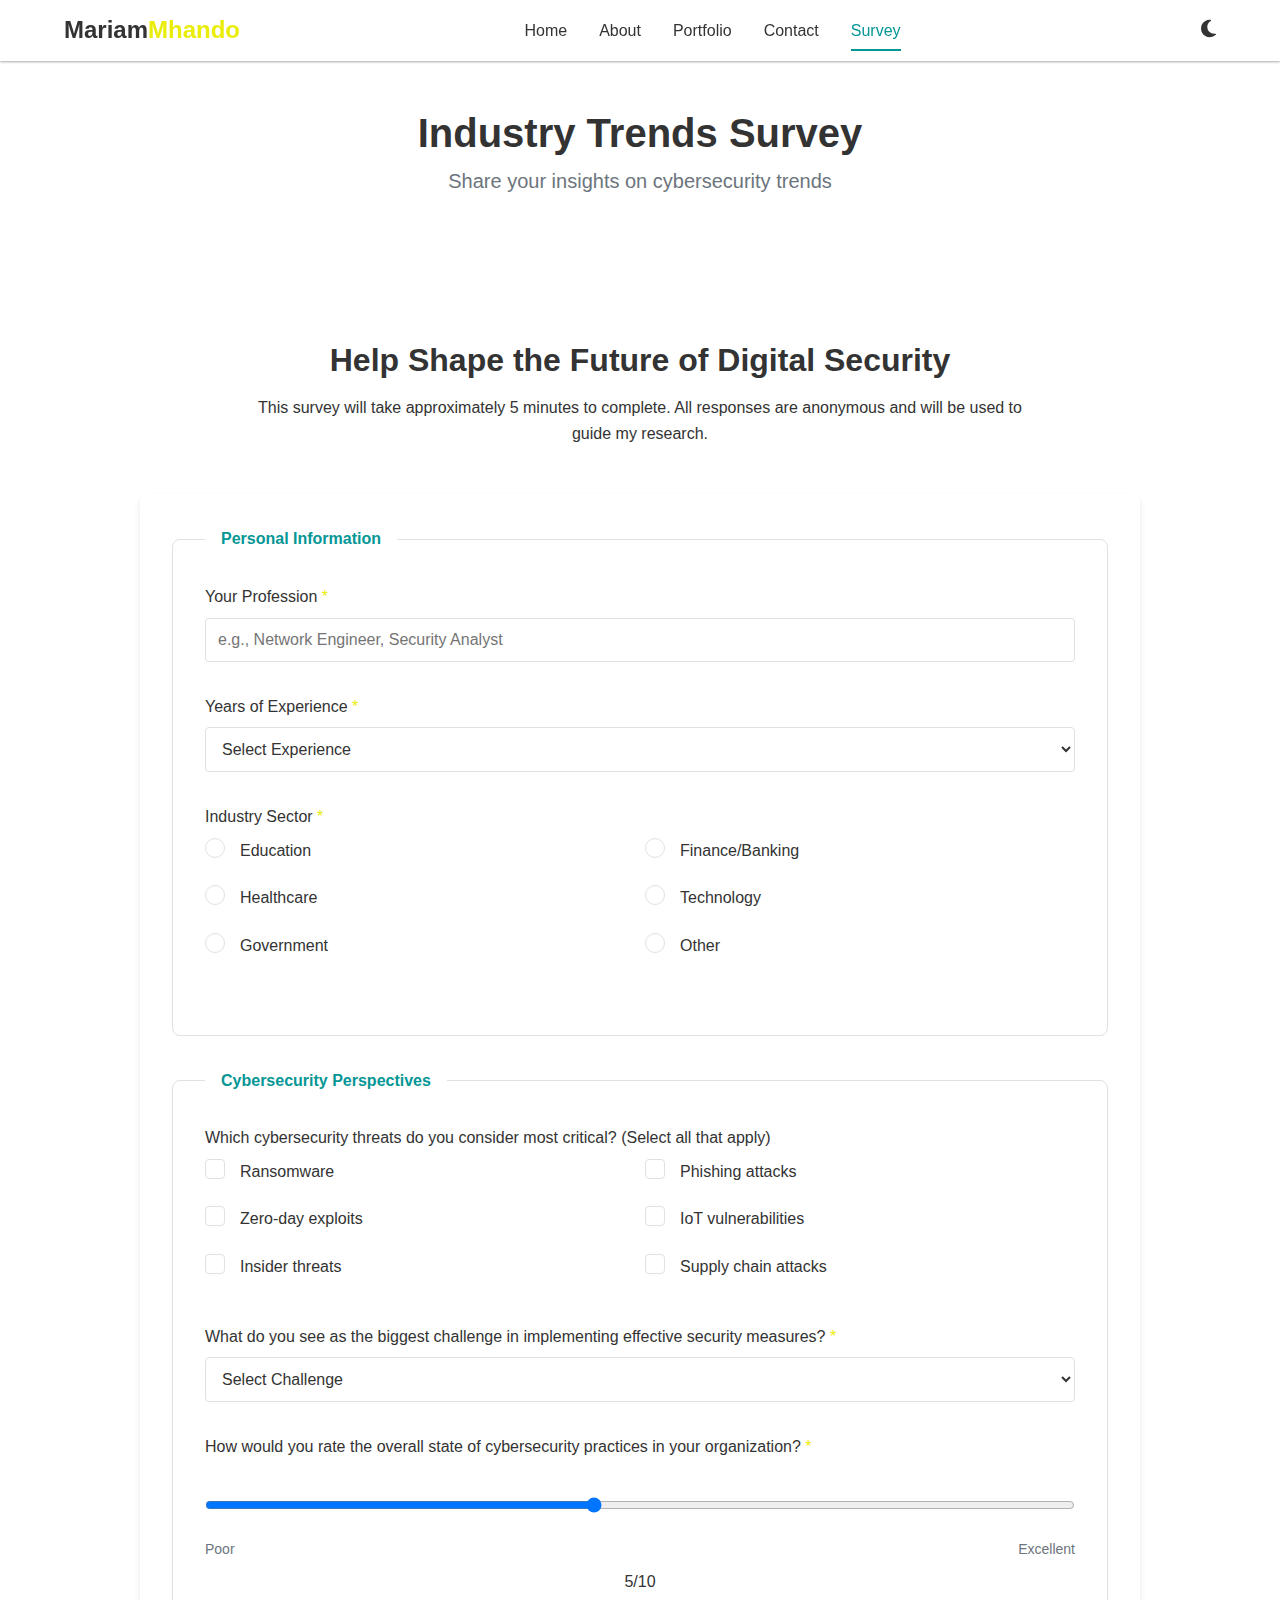
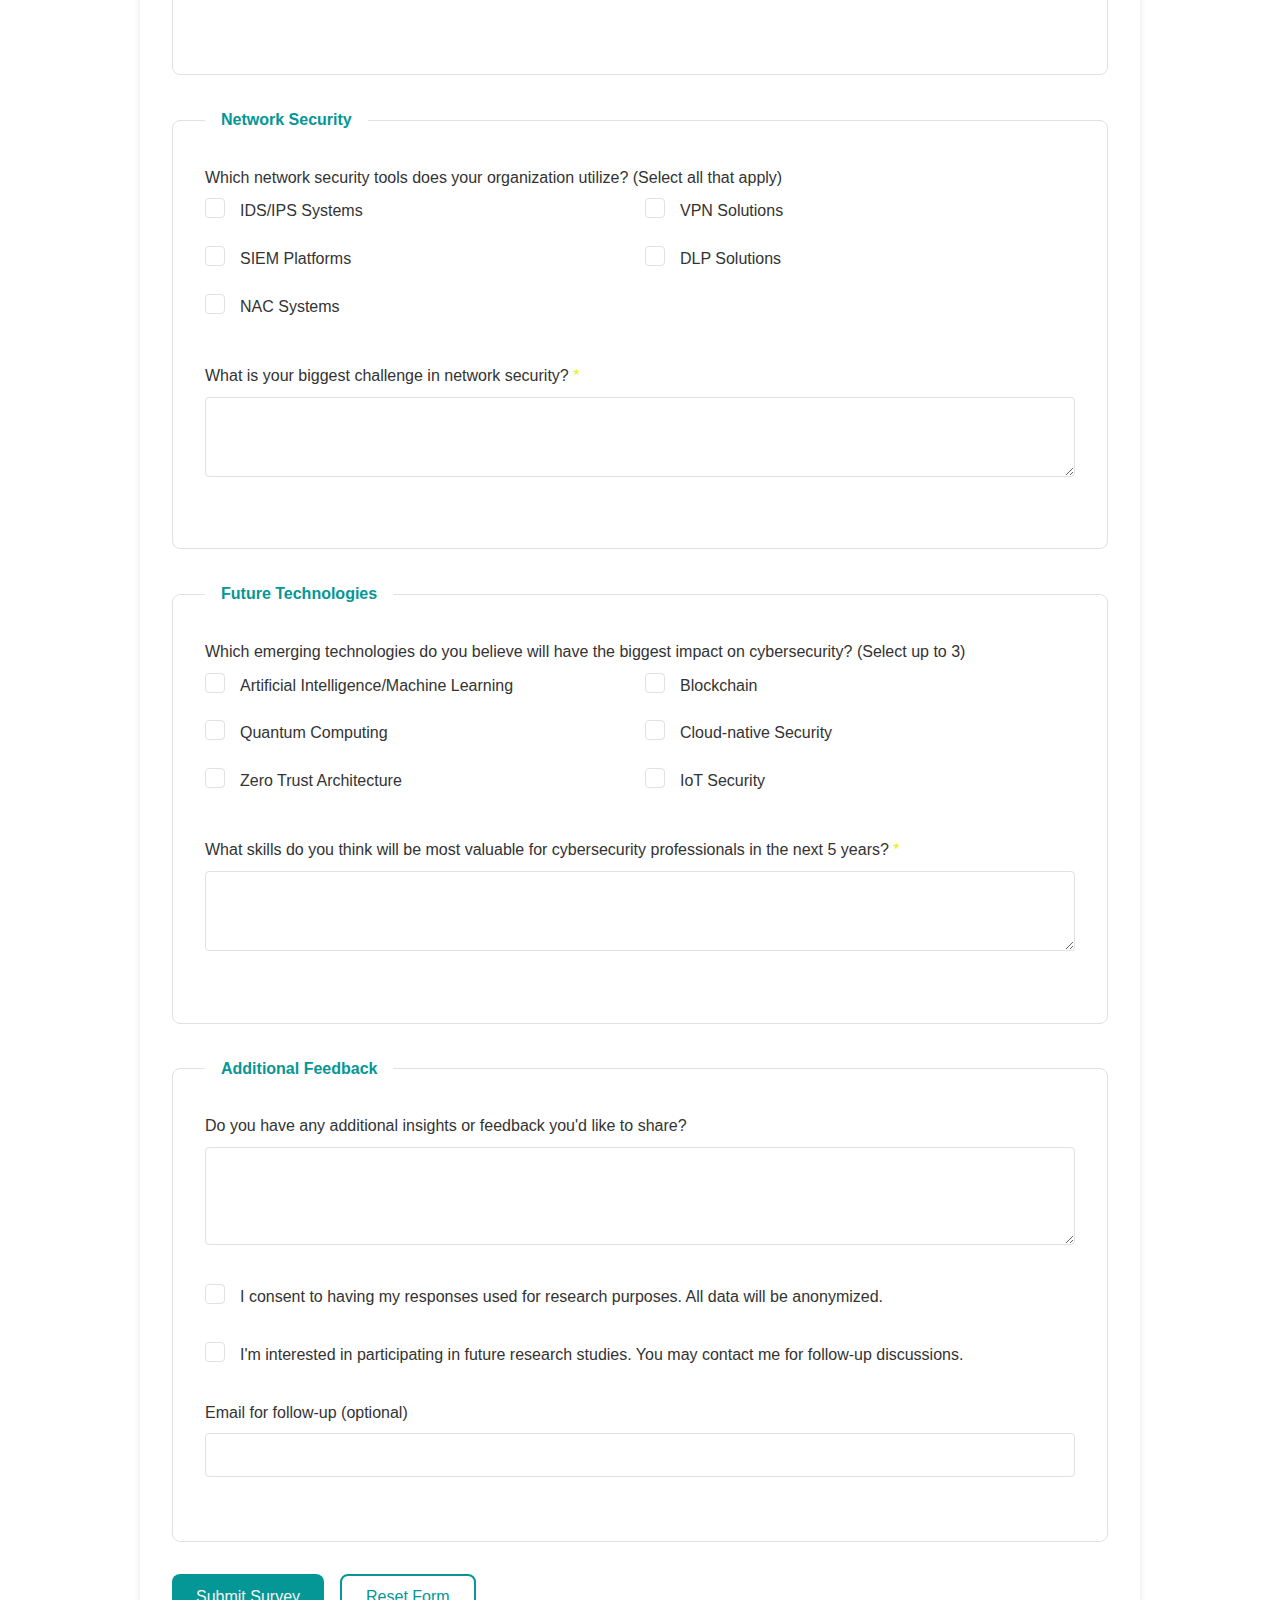
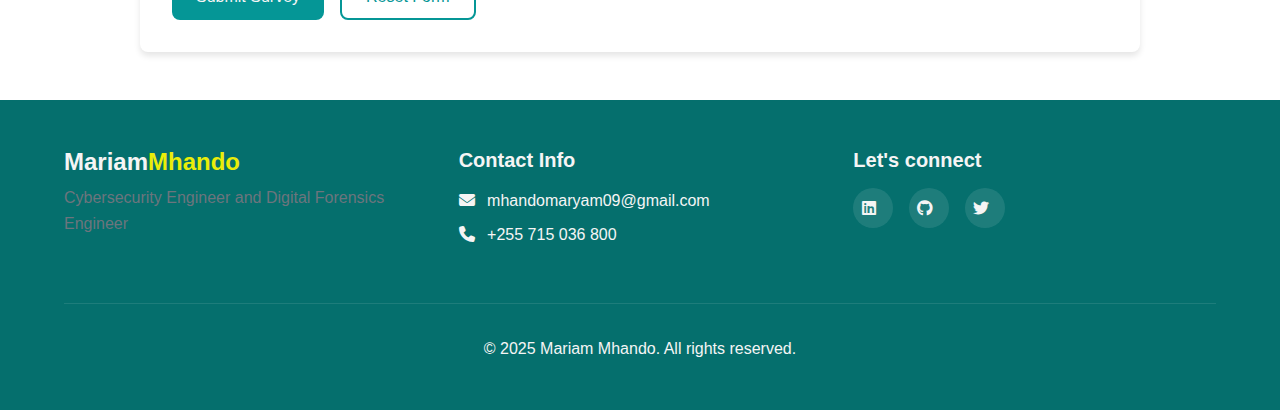
<file: survey.html>
<!DOCTYPE html>
<html lang="en">
<head>
    <meta charset="UTF-8">
    <meta name="viewport" content="width=device-width, initial-scale=1.0">
    <meta name="description" content="Survey - Provide feedback to Lidya Julius on cybersecurity and web development trends">
    <meta name="keywords" content="survey, feedback, cybersecurity, trends">
    <meta name="author" content="Mariam Mhando">
    <title>Survey | Lidya Julius</title>
    <link rel="stylesheet" href="css/style.css">
   
    <link rel="stylesheet" href="https://cdnjs.cloudflare.com/ajax/libs/font-awesome/6.4.0/css/all.min.css">
    
    <link rel="icon" type="image/png" href="images/favicon.png">
</head>
<body>
    <header>
        <div class="container">
            <div class="logo">
                <h1>Mariam<span>Mhando</span></h1>
            </div>
            <nav id="main-nav">
                <ul>
                    <li><a href="index.html">Home</a></li>
                    <li><a href="about.html">About</a></li>
                    <li><a href="portfolio.html">Portfolio</a></li>
                    <li><a href="contact.html">Contact</a></li>
                    <li class="active"><a href="survey.html">Survey</a></li>
                </ul>
            </nav>
            <div class="theme-toggle">
                <button id="theme-toggle-btn" aria-label="Toggle dark/light mode">
                    <i class="fas fa-moon"></i>
                </button>
            </div>
            <button class="mobile-nav-toggle" aria-controls="main-nav" aria-expanded="false">
                <span class="sr-only">Menu</span>
                <i class="fas fa-bars"></i>
            </button>
        </div>
    </header>

    <main>
        <section id="survey-hero" class="section-padding">
            <div class="container">
                <div class="section-header">
                    <h1>Industry Trends Survey</h1>
                    <p>Share your insights on cybersecurity trends</p>
                </div>
            </div>
        </section>

        <section id="survey-content" class="section-padding">
            <div class="container">
                <div class="survey-intro">
                    <h2>Help Shape the Future of Digital Security</h2>
                    <p> This survey will take approximately 5 minutes to complete. All responses are anonymous and will be used to guide my research.</p>
                </div>
                
                <form id="survey-form" class="survey-form" novalidate>
                    <fieldset>
                        <legend>Personal Information</legend>
                        
                        <div class="form-group">
                            <label for="profession">Your Profession <span class="required">*</span></label>
                            <input type="text" id="profession" name="profession" placeholder="e.g., Network Engineer, Security Analyst" required>
                            <div class="error-message" id="profession-error"></div>
                        </div>
                        
                        <div class="form-group">
                            <label for="experience">Years of Experience <span class="required">*</span></label>
                            <select id="experience" name="experience" required>
                                <option value="">Select Experience</option>
                                <option value="0-2">0-3 years</option>
                                <option value="3-5">4-7 years</option>
                                <option value="6-10">8-15 years</option>
                                <option value="10+">More than 15 years</option>
                            </select>
                            <div class="error-message" id="experience-error"></div>
                        </div>
                        
                        <div class="form-group">
                            <label>Industry Sector <span class="required">*</span></label>
                            <div class="radio-group">
                                <label class="radio-container">
                                    <input type="radio" name="sector" value="education" required> Education
                                    <span class="radio-checkmark"></span>
                                </label>
                                <label class="radio-container">
                                    <input type="radio" name="sector" value="finance"> Finance/Banking
                                    <span class="radio-checkmark"></span>
                                </label>
                                <label class="radio-container">
                                    <input type="radio" name="sector" value="healthcare"> Healthcare
                                    <span class="radio-checkmark"></span>
                                </label>
                                <label class="radio-container">
                                    <input type="radio" name="sector" value="technology"> Technology
                                    <span class="radio-checkmark"></span>
                                </label>
                                <label class="radio-container">
                                    <input type="radio" name="sector" value="government"> Government
                                    <span class="radio-checkmark"></span>
                                </label>
                                <label class="radio-container">
                                    <input type="radio" name="sector" value="other"> Other
                                    <span class="radio-checkmark"></span>
                                </label>
                            </div>
                            <div class="error-message" id="sector-error"></div>
                        </div>
                    </fieldset>
                    
                    <fieldset>
                        <legend>Cybersecurity Perspectives</legend>
                        
                        <div class="form-group">
                            <label>Which cybersecurity threats do you consider most critical? (Select all that apply)</label>
                            <div class="checkbox-group">
                                <label class="checkbox-container">
                                    <input type="checkbox" name="threats" value="ransomware"> Ransomware
                                    <span class="checkmark"></span>
                                </label>
                                <label class="checkbox-container">
                                    <input type="checkbox" name="threats" value="phishing"> Phishing attacks
                                    <span class="checkmark"></span>
                                </label>
                                <label class="checkbox-container">
                                    <input type="checkbox" name="threats" value="zeroday"> Zero-day exploits
                                    <span class="checkmark"></span>
                                </label>
                                <label class="checkbox-container">
                                    <input type="checkbox" name="threats" value="iot"> IoT vulnerabilities
                                    <span class="checkmark"></span>
                                </label>
                                <label class="checkbox-container">
                                    <input type="checkbox" name="threats" value="insider"> Insider threats
                                    <span class="checkmark"></span>
                                </label>
                                <label class="checkbox-container">
                                    <input type="checkbox" name="threats" value="supplychain"> Supply chain attacks
                                    <span class="checkmark"></span>
                                </label>
                            </div>
                        </div>
                        
                        <div class="form-group">
                            <label for="security-challenges">What do you see as the biggest challenge in implementing effective security measures? <span class="required">*</span></label>
                            <select id="security-challenges" name="security-challenges" required>
                                <option value="">Select Challenge</option>
                                <option value="budget">Budget constraints</option>
                                <option value="expertise">Lack of skilled personnel</option>
                                <option value="management">Management buy-in</option>
                                <option value="complexity">Technology complexity</option>
                                <option value="awareness">User awareness</option>
                                <option value="other">Other</option>
                            </select>
                            <div class="error-message" id="security-challenges-error"></div>
                        </div>
                        
                        <div class="form-group">
                            <label for="security-rating">How would you rate the overall state of cybersecurity practices in your organization? <span class="required">*</span></label>
                            <div class="range-slider">
                                <input type="range" id="security-rating" name="security-rating" min="1" max="10" value="5" required>
                                <div class="range-labels">
                                    <span>Poor</span>
                                    <span>Excellent</span>
                                </div>
                                <div class="range-value"><span id="security-value">5</span>/10</div>
                            </div>
                        </div>
                    </fieldset>
                    
                    <fieldset>
                        <legend>Network Security</legend>
                        
                        <div class="form-group">
                            <label>Which network security tools does your organization utilize? (Select all that apply)</label>
                            <div class="checkbox-group">
                               
                                <label class="checkbox-container">
                                    <input type="checkbox" name="network-tools" value="ids"> IDS/IPS Systems
                                    <span class="checkmark"></span>
                                </label>
                                <label class="checkbox-container">
                                    <input type="checkbox" name="network-tools" value="vpn"> VPN Solutions
                                    <span class="checkmark"></span>
                                </label>
                                <label class="checkbox-container">
                                    <input type="checkbox" name="network-tools" value="siem"> SIEM Platforms
                                    <span class="checkmark"></span>
                                </label>
                                <label class="checkbox-container">
                                    <input type="checkbox" name="network-tools" value="dlp"> DLP Solutions
                                    <span class="checkmark"></span>
                                </label>
                                <label class="checkbox-container">
                                    <input type="checkbox" name="network-tools" value="nac"> NAC Systems
                                    <span class="checkmark"></span>
                                </label>
                            </div>
                        </div>
                        
                        <div class="form-group">
                            <label for="network-challenges">What is your biggest challenge in network security? <span class="required">*</span></label>
                            <textarea id="network-challenges" name="network-challenges" rows="3" required></textarea>
                            <div class="error-message" id="network-challenges-error"></div>
                        </div>
                    </fieldset>
                
                    
                    <fieldset>
                        <legend>Future Technologies</legend>
                        
                        <div class="form-group">
                            <label>Which emerging technologies do you believe will have the biggest impact on cybersecurity? (Select up to 3)</label>
                            <div class="checkbox-group">
                                <label class="checkbox-container">
                                    <input type="checkbox" name="future-tech" value="ai"> Artificial Intelligence/Machine Learning
                                    <span class="checkmark"></span>
                                </label>
                                <label class="checkbox-container">
                                    <input type="checkbox" name="future-tech" value="blockchain"> Blockchain
                                    <span class="checkmark"></span>
                                </label>
                                <label class="checkbox-container">
                                    <input type="checkbox" name="future-tech" value="quantum"> Quantum Computing
                                    <span class="checkmark"></span>
                                </label>
                                <label class="checkbox-container">
                                    <input type="checkbox" name="future-tech" value="cloud"> Cloud-native Security
                                    <span class="checkmark"></span>
                                </label>
                                <label class="checkbox-container">
                                    <input type="checkbox" name="future-tech" value="zerotrust"> Zero Trust Architecture
                                    <span class="checkmark"></span>
                                </label>
                                <label class="checkbox-container">
                                    <input type="checkbox" name="future-tech" value="iot"> IoT Security
                                    <span class="checkmark"></span>
                                </label>
                            </div>
                        </div>
                        
                        <div class="form-group">
                            <label for="future-skills">What skills do you think will be most valuable for cybersecurity professionals in the next 5 years? <span class="required">*</span></label>
                            <textarea id="future-skills" name="future-skills" rows="3" required></textarea>
                            <div class="error-message" id="future-skills-error"></div>
                        </div>
                    </fieldset>
                    
                    <fieldset>
                        <legend>Additional Feedback</legend>
                        
                        <div class="form-group">
                            <label for="additional-feedback">Do you have any additional insights or feedback you'd like to share?</label>
                            <textarea id="additional-feedback" name="additional-feedback" rows="4"></textarea>
                        </div>
                        
                        <div class="form-group">
                            <label class="checkbox-container">
                                <input type="checkbox" id="research-consent" name="research-consent" required>
                                <span class="checkmark"></span>
                                I consent to having my responses used for research purposes. All data will be anonymized.
                            </label>
                            <div class="error-message" id="research-consent-error"></div>
                        </div>
                        
                        <div class="form-group">
                            <label class="checkbox-container">
                                <input type="checkbox" id="contact-consent" name="contact-consent">
                                <span class="checkmark"></span>
                                I'm interested in participating in future research studies. You may contact me for follow-up discussions.
                            </label>
                        </div>
                        
                        <div class="form-group hidden-field" id="email-field">
                            <label for="contact-email">Email for follow-up (optional)</label>
                            <input type="email" id="contact-email" name="contact-email">
                            <div class="error-message" id="contact-email-error"></div>
                        </div>
                    </fieldset>
                    
                    <div class="form-actions">
                        <button type="submit" class="btn btn-primary">Submit Survey</button>
                        <button type="reset" class="btn btn-outline">Reset Form</button>
                    </div>
                    
                    <div id="survey-success" class="success-message hidden">
                        Thank you for completing the survey! Your insights are valuable and will help shape future research.
                    </div>
                </form>
            </div>
        </section>
    </main>

    <footer>
        <div class="container">
            <div class="footer-content">
                <div class="footer-logo">
                    <h3>Mariam<span>Mhando</span></h3>
                    <p> Cybersecurity Engineer and Digital Forensics Engineer</p>
                </div>
                <div class="footer-contact">
                    <h4>Contact Info</h4>
                    <p><i class="fas fa-envelope"></i> <a href="mailto:mhandomaryam09@gmail.com">mhandomaryam09@gmail.com</a></p>
                    <p><i class="fas fa-phone"></i> <a href="tel:+255715036800">+255 715 036 800</a></p>
                </div>
                <div class="footer-social">
                    <h4>Let's connect</h4>
                    <div class="social-icons">
                        <a href="#" aria-label="LinkedIn"><i class="fab fa-linkedin"></i></a>
                        <a href="#" aria-label="GitHub"><i class="fab fa-github"></i></a>
                        <a href="#" aria-label="Twitter"><i class="fab fa-twitter"></i></a>
                    </div>
                </div>
            </div>
            <div class="footer-bottom">
                <p>&copy; 2025 Mariam Mhando. All rights reserved.</p>
            </div>
        </div>
    </footer>

    <script src="js/script.js"></script>
</body>
</html>
</file>
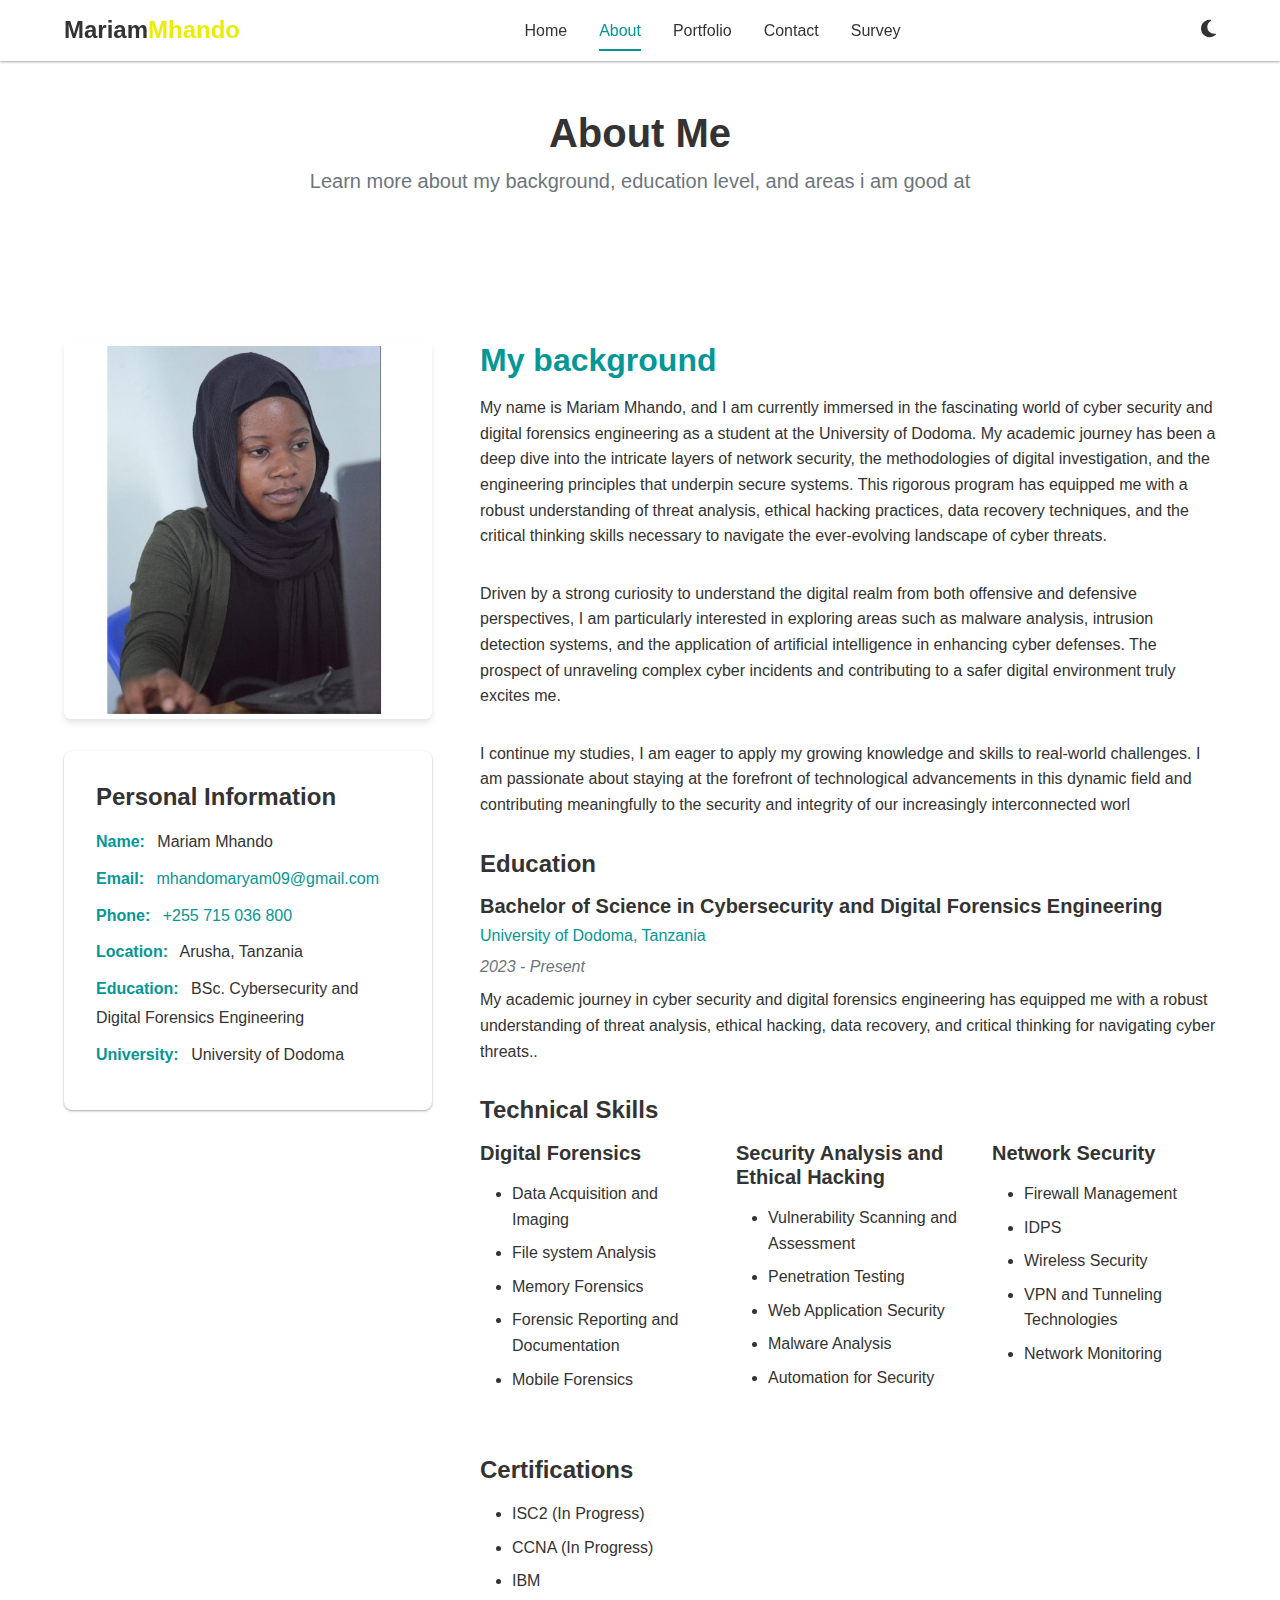
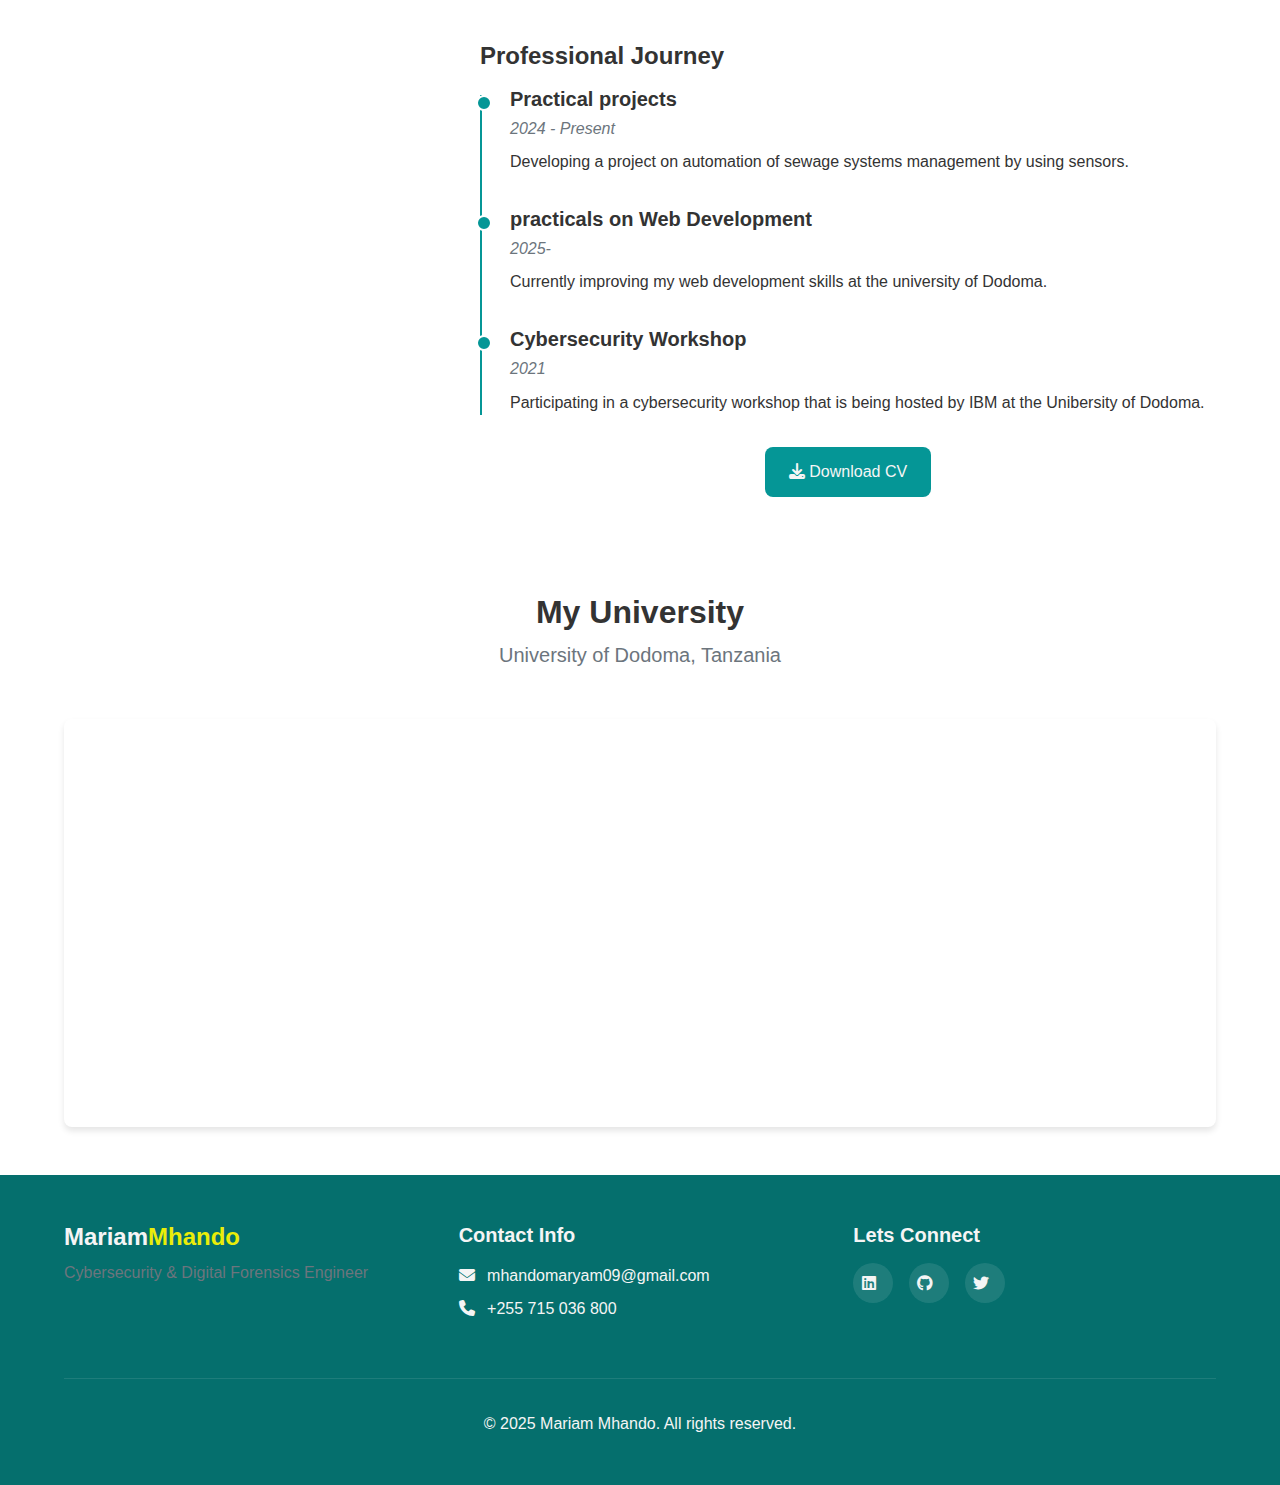
<file: Mariam IP/about.html>
<!DOCTYPE html>
<html lang="en">
<head>
    <meta charset="UTF-8">
    <meta name="viewport" content="width=device-width, initial-scale=1.0">
    <meta name="description" content="About Lidya Julius - Computer Networks and Cybersecurity Engineer">
    <meta name="keywords" content="lidya julius, about, computer networks, cybersecurity, education, skills">
    <meta name="author" content="Lidya Julius">
    <title>About Me | Mariam Mhando</title>
    <link rel="stylesheet" href="css/style.css">
    <link rel="stylesheet" href="https://cdnjs.cloudflare.com/ajax/libs/font-awesome/6.4.0/css/all.min.css">
    <link rel="icon" type="image/png" href="images/favicon.png">
</head>
<body>
    <header>
        <div class="container">
            <div class="logo">
                <h1>Mariam<span>Mhando</span></h1>
            </div>
            <nav id="main-nav">
                <ul>
                    <li><a href="index.html">Home</a></li>
                    <li class="active"><a href="about.html">About</a></li>
                    <li><a href="portfolio.html">Portfolio</a></li>
                    <li><a href="contact.html">Contact</a></li>
                    <li><a href="survey.html">Survey</a></li>
                </ul>
            </nav>
            <div class="theme-toggle">
                <button id="theme-toggle-btn" aria-label="Toggle dark/light mode">
                    <i class="fas fa-moon"></i>
                </button>
            </div>
            <button class="mobile-nav-toggle" aria-controls="main-nav" aria-expanded="false">
                <span class="sr-only">Menu</span>
                <i class="fas fa-bars"></i>
            </button>
        </div>
    </header>

    <main>
        <section id="about-hero" class="section-padding">
            <div class="container">
                <div class="section-header">
                    <h1>About Me</h1>
                    <p>Learn more about my background, education level, and areas i am good at</p>
                </div>
            </div>
        </section>

        <section id="about-content" class="section-padding">
            <div class="container two-column-layout">
                <div class="column photo-column">
                    <div class="about-image">
                        <img src="images/Mariam.jpeg" alt="Mariam Mhando" class="about-photo">
                    </div>
                    <div class="personal-info">
                        <h3>Personal Information</h3>
                        <ul class="info-list">
                            <li><strong>Name:</strong> Mariam Mhando</li>
                            <li><strong>Email:</strong> <a href="mailto:mhandomaryam09@gmail.com">mhandomaryam09@gmail.com</a></li>
                            <li><strong>Phone:</strong> <a href="tel:+255715036800">+255 715 036 800</a></li>
                            <li><strong>Location:</strong> Arusha, Tanzania</li>
                            <li><strong>Education:</strong> BSc. Cybersecurity and Digital Forensics Engineering</li>
                            <li><strong>University:</strong> University of Dodoma</li>
                        </ul>
                    </div>
                </div>
                <div class="column content-column">
                    <article class="about-story">
                        <h2>My background</h2>
                        <p>My name is Mariam Mhando, and I am currently immersed in the fascinating world of cyber security and digital forensics engineering as a student at the University of Dodoma. My academic journey has been a deep dive into the intricate layers of network security, the methodologies of digital investigation, and the engineering principles that underpin secure systems. This rigorous program has equipped me with a robust understanding of threat analysis, ethical hacking practices, data recovery techniques, and the critical thinking skills necessary to navigate the ever-evolving landscape of cyber threats.</p>
                        
                        <p>Driven by a strong curiosity to understand the digital realm from both offensive and defensive perspectives, I am particularly interested in exploring areas such as malware analysis, intrusion detection systems, and the application of artificial intelligence in enhancing cyber defenses. The prospect of unraveling complex cyber incidents and contributing to a safer digital environment truly excites me.</p>
                        
                        <p>I continue my studies, I am eager to apply my growing knowledge and skills to real-world challenges. I am passionate about staying at the forefront of technological advancements in this dynamic field and contributing meaningfully to the security and integrity of our increasingly interconnected worl</p>
                        
                        <h3>Education</h3>
                        <div class="education-item">
                            <h4>Bachelor of Science in Cybersecurity and Digital Forensics Engineering</h4>
                            <p class="institution">University of Dodoma, Tanzania</p>
                            <p class="period">2023 - Present</p>
                            <p>My academic journey in cyber security and digital forensics engineering has equipped me with a robust understanding of threat analysis, ethical hacking, data recovery, and critical thinking for navigating cyber threats..</p>
                        </div>
                        
                        <h3>Technical Skills</h3>
                        <div class="skills-container">
                            <div class="skill-category">
                                <h4>Digital Forensics</h4>
                                <ul class="skills-list">
                                    <li>Data Acquisition and Imaging</li>
                                    <li>File system Analysis</li>
                                    <li>Memory Forensics</li>
                                    <li>Forensic Reporting and Documentation</li>
                                    <li>Mobile Forensics</li>
                                </ul>
                            </div>
                            
                            <div class="skill-category">
                                <h4>Security Analysis and Ethical Hacking</h4>
                                <ul class="skills-list">
                                    <li>Vulnerability Scanning and Assessment</li>
                                    <li>Penetration Testing</li>
                                    <li>Web Application Security</li>
                                    <li>Malware Analysis</li>
                                    <li>Automation for Security</li>
                                </ul>
                            </div>
                            
                            <div class="skill-category">
                                <h4>Network Security</h4>
                                <ul class="skills-list">
                                    <li>Firewall Management</li>
                                    <li>IDPS</li>
                                    <li>Wireless Security</li>
                                    <li>VPN and Tunneling Technologies</li>
                                    <li>Network Monitoring</li>
                                </ul>
                            </div>
                        </div>
                        
                        <h3>Certifications</h3>
                        <ul class="certifications-list">
                            <li>ISC2 (In Progress)</li>
                            <li>CCNA (In Progress)</li>
                            <li>IBM </li>
                        </ul>
                    </article>

                    <div class="resume-section">
                        <h3>Professional Journey</h3>
                        <div class="timeline">
                            <div class="timeline-item">
                                <h4>Practical projects</h4>
                                <p class="period">2024 - Present</p>
                                <p>Developing a project on automation of sewage systems management by using sensors.</p>
                            </div>
                            
                            <div class="timeline-item">
                                <h4>practicals on Web Development </h4>
                                <p class="period">2025- </p>
                                <p>Currently improving my web development skills at the university of Dodoma.</p>
                            </div>
                            
                            <div class="timeline-item">
                                <h4>Cybersecurity Workshop </h4>
                                <p class="period">2021</p>
                                <p>Participating in a cybersecurity workshop that is being hosted by IBM at the Unibersity of Dodoma. </p>
                            </div>
                        </div>
                        
                        <div class="resume-download">
                            <a href="#" class="btn btn-primary"><i class="fas fa-download"></i> Download CV</a>
                        </div>
                    </div>
                </div>
            </div>
        </section>

        <section id="university-map" class="section-padding">
            <div class="container">
                <div class="section-header">
                    <h2>My University</h2>
                    <p>University of Dodoma, Tanzania</p>
                </div>
                <div class="map-container">
                    <iframe src="https://www.google.com/maps/embed?pb=!1m18!1m12!1m3!1d3939.7457345616487!2d35.79726237586577!3d-6.178868360540333!2m3!1f0!2f0!3f0!3m2!1i1024!2i768!4f13.1!3m3!1m2!1s0x184de55e2b155555%3A0x74e5118de22cc28a!2sUniversity%20of%20Dodoma!5e0!3m2!1sen!2sus!4v1682956565522!5m2!1sen!2sus" width="100%" height="400" style="border:0;" allowfullscreen="" loading="lazy" referrerpolicy="no-referrer-when-downgrade" title="University of Dodoma Map"></iframe>
                </div>
            </div>
        </section>
    </main>

    <footer>
        <div class="container">
            <div class="footer-content">
                <div class="footer-logo">
                    <h3>Mariam<span>Mhando</span></h3>
                    <p>Cybersecurity & Digital Forensics Engineer</p>
                </div>
                <div class="footer-contact">
                    <h4>Contact Info</h4>
                    <p><i class="fas fa-envelope"></i> <a href="mailto:mhandomaryam09@gmail.com">mhandomaryam09@gmail.com</a></p>
                    <p><i class="fas fa-phone"></i> <a href="tel:+255715036800">+255 715 036 800</a></p>
                </div>
                <div class="footer-social">
                    <h4>Lets Connect</h4>
                    <div class="social-icons">
                        <a href="#" aria-label="LinkedIn"><i class="fab fa-linkedin"></i></a>
                        <a href="#" aria-label="GitHub"><i class="fab fa-github"></i></a>
                        <a href="#" aria-label="Twitter"><i class="fab fa-twitter"></i></a>
                    </div>
                </div>
            </div>
            <div class="footer-bottom">
                <p>&copy; 2025 Mariam Mhando. All rights reserved.</p>
            </div>
        </div>
    </footer>

    <script src="js/script.js"></script>
</body>
</html>
</file>
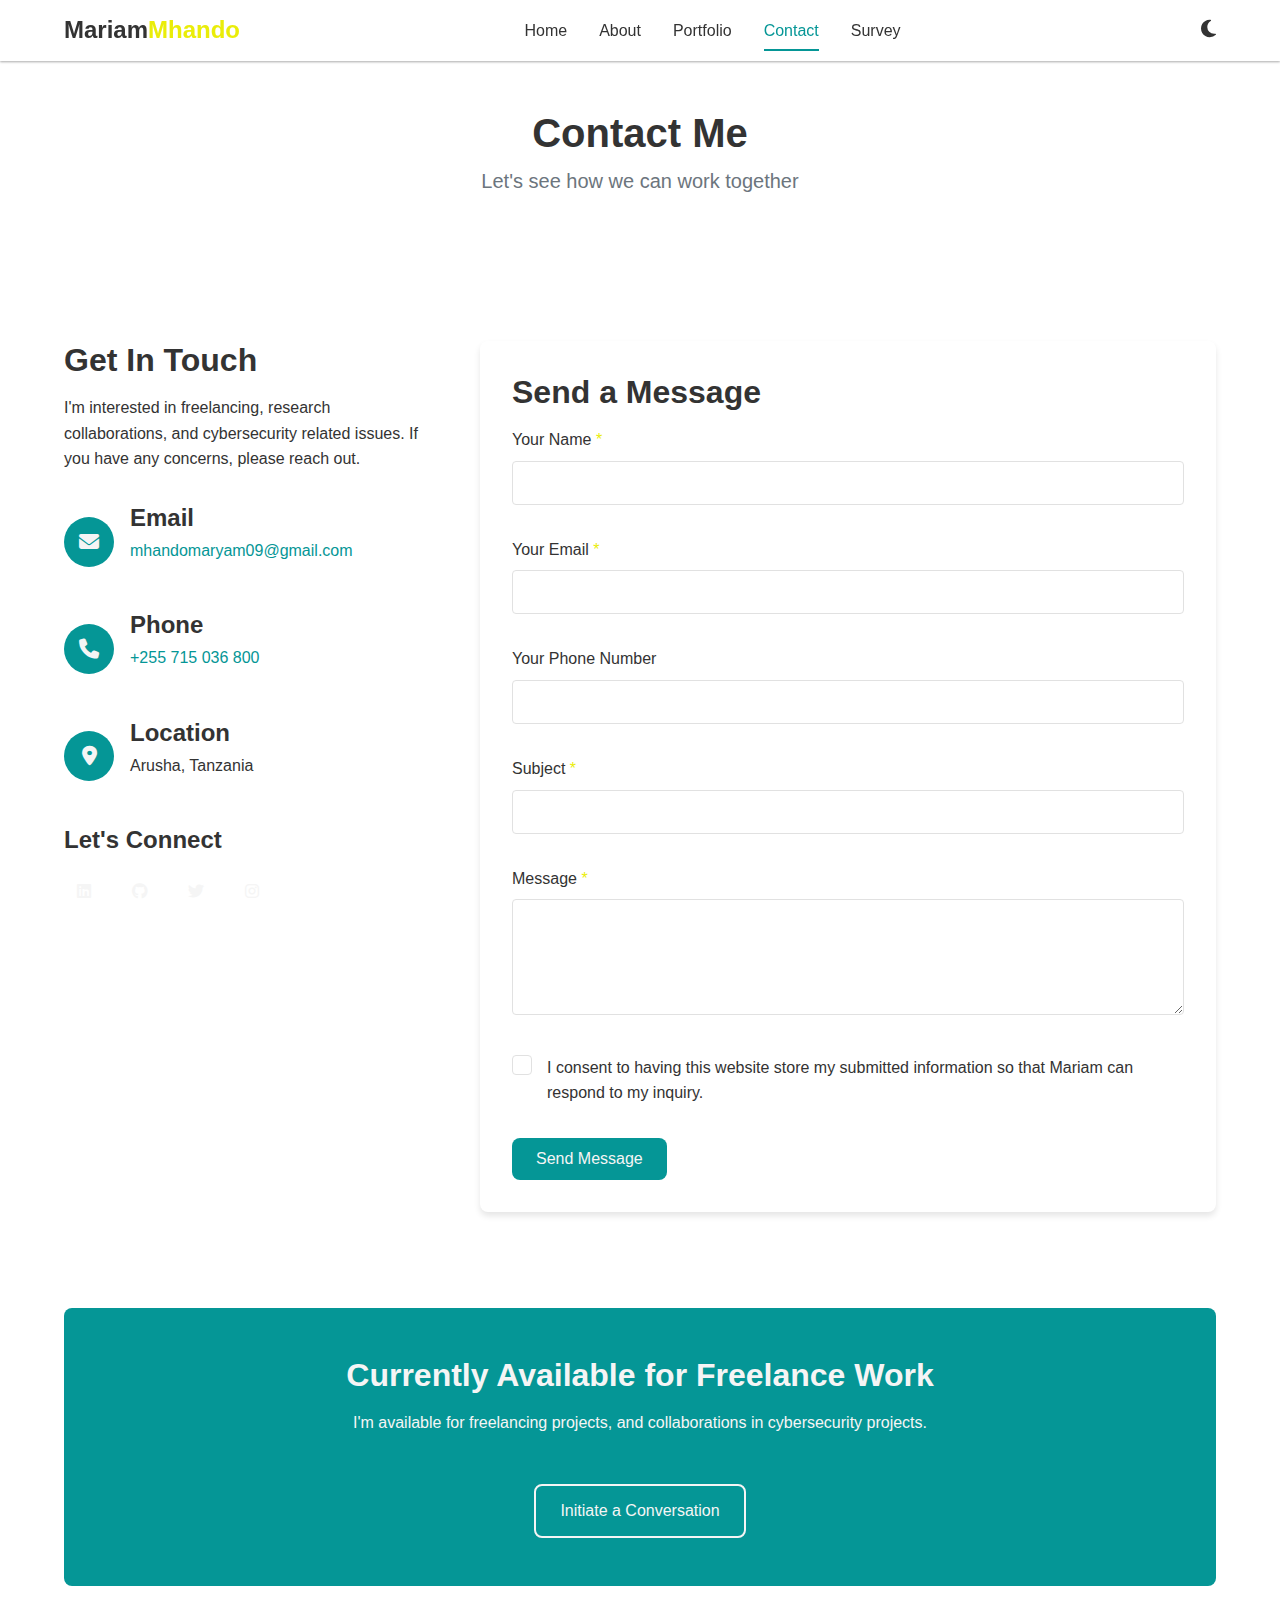
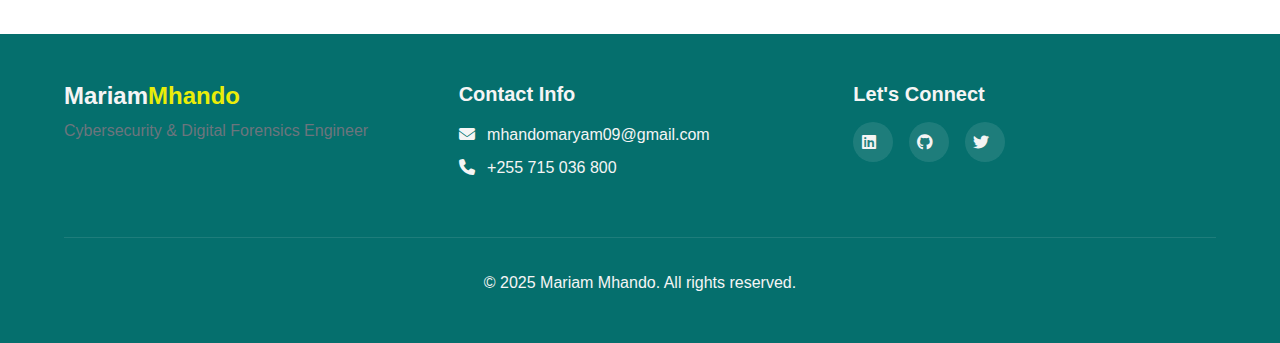
<file: Mariam IP/contact.html>
<!DOCTYPE html>
<html lang="en">
<head>
    <meta charset="UTF-8">
    <meta name="viewport" content="width=device-width, initial-scale=1.0">
    <meta name="description" content="Contact Lidya Julius - Computer Networks and Cybersecurity Engineer">
    <meta name="keywords" content="contact, lidya julius, email, form, get in touch">
    <meta name="author" content="Lidya Julius">
    <title>Contact | Lidya Julius</title>
    <link rel="stylesheet" href="css/style.css">
    
    <link rel="stylesheet" href="https://cdnjs.cloudflare.com/ajax/libs/font-awesome/6.4.0/css/all.min.css">
    
    <link rel="icon" type="image/png" href="images/favicon.png">
</head>
<body>
    <header>
        <div class="container">
            <div class="logo">
                <h1>Mariam<span>Mhando</span></h1>
            </div>
            <nav id="main-nav">
                <ul>
                    <li><a href="index.html">Home</a></li>
                    <li><a href="about.html">About</a></li>
                    <li><a href="portfolio.html">Portfolio</a></li>
                    <li class="active"><a href="contact.html">Contact</a></li>
                    <li><a href="survey.html">Survey</a></li>
                </ul>
            </nav>
            <div class="theme-toggle">
                <button id="theme-toggle-btn" aria-label="Toggle dark/light mode">
                    <i class="fas fa-moon"></i>
                </button>
            </div>
            <button class="mobile-nav-toggle" aria-controls="main-nav" aria-expanded="false">
                <span class="sr-only">Menu</span>
                <i class="fas fa-bars"></i>
            </button>
        </div>
    </header>

    <main>
        <section id="contact-hero" class="section-padding">
            <div class="container">
                <div class="section-header">
                    <h1>Contact Me</h1>
                    <p>Let's see how we can work together</p>
                </div>
            </div>
        </section>

        <section id="contact-content" class="section-padding">
            <div class="container two-column-layout">
                <div class="column">
                    <div class="contact-info">
                        <h2>Get In Touch</h2>
                        <p>I'm interested in freelancing, research collaborations, and cybersecurity related issues. If you have any concerns, please reach out.</p>
                        
                        <div class="contact-methods">
                            <div class="contact-method">
                                <div class="icon-box">
                                    <i class="fas fa-envelope"></i>
                                </div>
                                <div class="contact-details">
                                    <h3>Email</h3>
                                    <p><a href="mailto:mhandomaryam09@gmail.com">mhandomaryam09@gmail.com</a></p>
                                </div>
                            </div>
                            
                            <div class="contact-method">
                                <div class="icon-box">
                                    <i class="fas fa-phone"></i>
                                </div>
                                <div class="contact-details">
                                    <h3>Phone</h3>
                                    <p><a href="tel:+255715036800">+255 715 036 800</a></p>
                                </div>
                            </div>
                            
                            <div class="contact-method">
                                <div class="icon-box">
                                    <i class="fas fa-map-marker-alt"></i>
                                </div>
                                <div class="contact-details">
                                    <h3>Location</h3>
                                    <p>Arusha, Tanzania</p>
                                </div>
                            </div>
                        </div>
                        
                        <div class="social-connect">
                            <h3>Let's Connect</h3>
                            <div class="social-icons">
                                <a href="#" aria-label="LinkedIn"><i class="fab fa-linkedin"></i></a>
                                <a href="#" aria-label="GitHub"><i class="fab fa-github"></i></a>
                                <a href="#" aria-label="Twitter"><i class="fab fa-twitter"></i></a>
                                <a href="#" aria-label="Instagram"><i class="fab fa-instagram"></i></a>
                            </div>
                        </div>
                    </div>
                </div>
                
                <div class="column">
                    <div class="contact-form-container">
                        <h2>Send a Message</h2>
                        <form id="contact-form" class="contact-form" novalidate>
                            <div class="form-group">
                                <label for="name">Your Name <span class="required">*</span></label>
                                <input type="text" id="name" name="name" required>
                                <div class="error-message" id="name-error"></div>
                            </div>
                            
                            <div class="form-group">
                                <label for="email">Your Email <span class="required">*</span></label>
                                <input type="email" id="email" name="email" required>
                                <div class="error-message" id="email-error"></div>
                            </div>
                            
                            <div class="form-group">
                                <label for="phone">Your Phone Number</label>
                                <input type="tel" id="phone" name="phone">
                                <div class="error-message" id="phone-error"></div>
                            </div>
                            
                            <div class="form-group">
                                <label for="subject">Subject <span class="required">*</span></label>
                                <input type="text" id="subject" name="subject" required>
                                <div class="error-message" id="subject-error"></div>
                            </div>
                            
                            <div class="form-group">
                                <label for="message">Message <span class="required">*</span></label>
                                <textarea id="message" name="message" rows="5" required></textarea>
                                <div class="error-message" id="message-error"></div>
                            </div>
                            
                            <div class="form-group">
                                <label class="checkbox-container">
                                    <input type="checkbox" id="consent" name="consent" required>
                                    <span class="checkmark"></span>
                                    I consent to having this website store my submitted information so that Mariam can respond to my inquiry.
                                </label>
                                <div class="error-message" id="consent-error"></div>
                            </div>
                            
                            <div class="form-actions">
                                <button type="submit" class="btn btn-primary">Send Message</button>
                            </div>
                            
                            <div id="form-success" class="success-message hidden">
                                Your message has been sent successfully.
                            </div>
                        </form>
                    </div>
                </div>
            </div>
        </section>

        <section id="availability" class="section-padding">
            <div class="container">
                <div class="availability-content">
                    <h2>Currently Available for Freelance Work</h2>
                    <p>I'm available for freelancing projects, and collaborations in cybersecurity projects.</p>
                    <a href="mailto:mhandomaryam09@gmail.com" class="btn btn-outline">Initiate a Conversation</a>
                </div>
            </div>
        </section>
    </main>

    <footer>
        <div class="container">
            <div class="footer-content">
                <div class="footer-logo">
                    <h3>Mariam<span>Mhando</span></h3>
                    <p>Cybersecurity & Digital Forensics Engineer</p>
                </div>
                <div class="footer-contact">
                    <h4>Contact Info</h4>
                    <p><i class="fas fa-envelope"></i> <a href="mailto:mhandomaryam09@gmail.com">mhandomaryam09@gmail.com</a></p>
                    <p><i class="fas fa-phone"></i> <a href="tel:+255715036800">+255 715 036 800</a></p>
                </div>
                <div class="footer-social">
                    <h4>Let's Connect</h4>
                    <div class="social-icons">
                        <a href="#" aria-label="LinkedIn"><i class="fab fa-linkedin"></i></a>
                        <a href="#" aria-label="GitHub"><i class="fab fa-github"></i></a>
                        <a href="#" aria-label="Twitter"><i class="fab fa-twitter"></i></a>
                    </div>
                </div>
            </div>
            <div class="footer-bottom">
                <p>&copy; 2025 Mariam Mhando. All rights reserved.</p>
            </div>
        </div>
    </footer>

    <script src="js/script.js"></script>
</body>
</html>
</file>
<file: css/style.css>
:root {
    
    --primary-color: #059696;
    --primary-light: #4bcbe8;
    --primary-dark: #056f6d;
    
   
    --secondary-color: #eaed09;
    --secondary-light: #dbef77;
    --secondary-dark: #b9c208;
    
    
    --text-dark: #333333;
    --text-light: #f5f5f5;
    --text-muted: #6c757d;
    
    
    --bg-light: #ffffff;
    --bg-dark: #121212;
    --bg-gray: #f4f7f9;
    --bg-gray-dark: #2a2a2a;
    
   
    --border-color: #e1e1e1;
    --border-dark: #444444;
    
    
    --spacing-xs: 0.5rem;
    --spacing-sm: 1rem;
    --spacing-md: 2rem;
    --spacing-lg: 3rem;
    --spacing-xl: 5rem;
    
   
    --font-size-xs: 0.75rem;
    --font-size-sm: 0.875rem;
    --font-size-md: 1rem;
    --font-size-lg: 1.25rem;
    --font-size-xl: 1.5rem;
    --font-size-2xl: 2rem;
    --font-size-3xl: 2.5rem;
    
   
    --font-weight-normal: 400;
    --font-weight-medium: 500;
    --font-weight-bold: 700;
    
   
    --border-radius-sm: 4px;
    --border-radius-md: 8px;
    --border-radius-lg: 16px;
    --border-radius-full: 50%;
    
    
    --shadow-sm: 0 1px 3px rgba(0,0,0,0.12), 0 1px 2px rgba(0,0,0,0.24);
    --shadow-md: 0 4px 6px rgba(0,0,0,0.1);
    --shadow-lg: 0 10px 15px rgba(0,0,0,0.1);
    
    
    --transition-fast: 0.2s ease;
    --transition-normal: 0.3s ease;
    --transition-slow: 0.5s ease;
    
   
    --container-max-width: 1200px;
    --container-padding: 1.5rem;
}


.dark-theme {
    --primary-color: #16e6d5;
    --primary-light: #50bebe;
    --primary-dark: #066f81;
    
    --text-dark: #e1e1e1;
    --text-light: #f8f8f8;
    --text-muted: #9e9e9e;
    
    --bg-light: #1e1e1e;
    --bg-dark: #121212;
    --bg-gray: #2a2a2a;
    --bg-gray-dark: #1a1a1a;
    
    --border-color: #444444;
    --border-dark: #555555;
}

* {
    margin: 0;
    padding: 0;
    box-sizing: border-box;
}

html {
    scroll-behavior: smooth;
    font-size: 16px;
}

body {
    font-family: 'Segoe UI', Tahoma, Geneva, Verdana, sans-serif;
    line-height: 1.6;
    color: var(--text-dark);
    background-color: var(--bg-light);
    transition: background-color var(--transition-normal), color var(--transition-normal);
}

img {
    max-width: 100%;
    height: auto;
    display: block;
}

ul, ol {
    list-style: none;
}

a {
    text-decoration: none;
    color: var(--primary-color);
    transition: color var(--transition-fast);
}

a:hover {
    color: var(--primary-light);
}

.container {
    width: 100%;
    max-width: var(--container-max-width);
    margin: 0 auto;
    padding: 0 var(--container-padding);
}

.section-padding {
    padding: var(--spacing-lg) 0;
}

.hidden {
    display: none !important;
}

.sr-only {
    position: absolute;
    width: 1px;
    height: 1px;
    padding: 0;
    margin: -1px;
    overflow: hidden;
    clip: rect(0, 0, 0, 0);
    white-space: nowrap;
    border-width: 0;
}


h1, h2, h3, h4, h5, h6 {
    line-height: 1.2;
    margin-bottom: var(--spacing-sm);
    font-weight: var(--font-weight-bold);
    color: var(--text-dark);
}

h1 {
    font-size: var(--font-size-3xl);
}

h2 {
    font-size: var(--font-size-2xl);
}

h3 {
    font-size: var(--font-size-xl);
}

h4 {
    font-size: var(--font-size-lg);
}

p {
    margin-bottom: var(--spacing-sm);
}

.section-header {
    text-align: center;
    margin-bottom: var(--spacing-lg);
}

.section-header h1,
.section-header h2 {
    margin-bottom: var(--spacing-xs);
}

.section-header p {
    color: var(--text-muted);
    font-size: var(--font-size-lg);
}


.btn {
    display: inline-block;
    font-weight: var(--font-weight-medium);
    text-align: center;
    padding: 0.75rem 1.5rem;
    border-radius: var(--border-radius-md);
    cursor: pointer;
    transition: all var(--transition-fast);
    border: none;
    font-size: var(--font-size-md);
}

.btn-primary {
    background-color: var(--primary-color);
    color: var(--text-light);
}

.btn-primary:hover {
    background-color: var(--primary-light);
    color: var(--text-light);
}

.btn-secondary {
    background-color: var(--secondary-color);
    color: var(--text-light);
}

.btn-secondary:hover {
    background-color: var(--secondary-light);
    color: var(--text-light);
}

.btn-outline {
    background-color: transparent;
    border: 2px solid var(--primary-color);
    color: var(--primary-color);
}

.btn-outline:hover {
    background-color: var(--primary-color);
    color: var(--text-light);
}

.btn-small {
    padding: 0.5rem 1rem;
    font-size: var(--font-size-sm);
}

.cta-buttons {
    display: flex;
    gap: var(--spacing-sm);
    margin-top: var(--spacing-md);
}

@media (max-width: 768px) {
    .cta-buttons {
        flex-direction: column;
        align-items: flex-start;
    }
    
    .btn {
        width: 100%;
    }
}


.two-column-layout {
    display: grid;
    grid-template-columns: 1fr 2fr;
    gap: var(--spacing-lg);
}

.three-column-layout {
    display: grid;
    grid-template-columns: repeat(3, 1fr);
    gap: var(--spacing-md);
}

@media (max-width: 992px) {
    .two-column-layout {
        grid-template-columns: 1fr;
    }
    
    .three-column-layout {
        grid-template-columns: repeat(2, 1fr);
    }
}

@media (max-width: 768px) {
    .three-column-layout {
        grid-template-columns: 1fr;
    }
}


header {
    background-color: var(--bg-light);
    box-shadow: var(--shadow-sm);
    position: sticky;
    top: 0;
    z-index: 100;
    padding: 1rem 0;
    transition: background-color var(--transition-normal);
}

.dark-theme header {
    background-color: var(--bg-dark);
    box-shadow: 0 1px 3px rgba(187, 172, 172, 0.3);
}

header .container {
    display: flex;
    justify-content: space-between;
    align-items: center;
}

.logo h1 {
    font-size: var(--font-size-xl);
    margin-bottom: 0;
}

.logo span {
    color: var(--secondary-color);
}

nav ul {
    display: flex;
    gap: var(--spacing-md);
}

nav ul li a {
    color: var(--text-dark);
    font-weight: var(--font-weight-medium);
    position: relative;
    padding: var(--spacing-xs) 0;
}

nav ul li a:hover,
nav ul li.active a {
    color: var(--primary-color);
}

nav ul li.active a::after {
    content: '';
    position: absolute;
    bottom: -4px;
    left: 0;
    width: 100%;
    height: 2px;
    background-color: var(--primary-color);
}

.theme-toggle {
    margin-left: var(--spacing-sm);
}

#theme-toggle-btn {
    background: none;
    border: none;
    color: var(--text-dark);
    font-size: var(--font-size-lg);
    cursor: pointer;
    transition: color var(--transition-fast);
}

#theme-toggle-btn:hover {
    color: var(--primary-color);
}

.mobile-nav-toggle {
    display: none;
    background: none;
    border: none;
    color: var(--text-dark);
    font-size: var(--font-size-xl);
    cursor: pointer;
}

@media (max-width: 768px) {
    .mobile-nav-toggle {
        display: block;
    }
    
    nav {
        position: fixed;
        top: 0;
        right: -100%;
        width: 70%;
        height: 100vh;
        background-color: var(--bg-light);
        transition: right var(--transition-normal);
        padding: var(--spacing-xl) var(--spacing-md);
        box-shadow: 0 0 10px rgba(0,0,0,0.1);
        z-index: 101;
    }
    
    .dark-theme nav {
        background-color: var(--bg-dark);
    }
    
    nav.active {
        right: 0;
    }
    
    nav ul {
        flex-direction: column;
        gap: var(--spacing-md);
    }
    
    nav ul li {
        width: 100%;
    }
    
    nav ul li a {
        display: block;
        padding: var(--spacing-sm) 0;
    }
}


.hero {
    padding: var(--spacing-xl) 0;
    position: relative;
    overflow: hidden;
}

.hero .container {
    display: flex;
    align-items: center;
    justify-content: space-between;
    gap: var(--spacing-lg);
}

.hero-content {
    flex: 1;
}

.greeting-message {
    color: var(--primary-color);
    font-weight: var(--font-weight-medium);
    margin-bottom: var(--spacing-sm);
    font-size: var(--font-size-lg);
}

.hero-content h2 {
    font-size: var(--font-size-3xl);
    margin-bottom: var(--spacing-xs);
}

.hero-content h3 {
    font-size: var(--font-size-xl);
    color: var(--text-muted);
    margin-bottom: var(--spacing-md);
}

.hero-content h3 span {
    color: var(--primary-color);
}

.hero-content p {
    font-size: var(--font-size-lg);
    margin-bottom: var(--spacing-md);
    max-width: 600px;
}

.hero-image {
    flex: 1;
    display: flex;
    justify-content: center;
    align-items: center;
}

.profile-image {
    border-radius: var(--border-radius-lg);
    box-shadow: var(--shadow-md);
    border: 5px solid var(--bg-light);
}

@media (max-width: 992px) {
    .hero .container {
        flex-direction: column-reverse;
        text-align: center;
    }
    
    .hero-content {
        margin-top: var(--spacing-md);
    }
    
    .cta-buttons {
        justify-content: center;
    }
}


.skills {
    background-color: var(--bg-gray);
    transition: background-color var(--transition-normal);
}

.dark-theme .skills {
    background-color: var(--bg-gray-dark);
}

.skills-grid {
    display: grid;
    grid-template-columns: repeat(3, 1fr);
    gap: var(--spacing-md);
}

.skill-card {
    background-color: var(--bg-light);
    padding: var(--spacing-md);
    border-radius: var(--border-radius-md);
    box-shadow: var(--shadow-sm);
    text-align: center;
    transition: transform var(--transition-fast), box-shadow var(--transition-fast), background-color var(--transition-normal);
}

.dark-theme .skill-card {
    background-color: var(--bg-dark);
}

.skill-card:hover {
    transform: translateY(-5px);
    box-shadow: var(--shadow-md);
}

.skill-icon {
    font-size: 2.5rem;
    color: var(--primary-color);
    margin-bottom: var(--spacing-sm);
}

.skill-card h3 {
    margin-bottom: var(--spacing-sm);
    font-size: var(--font-size-lg);
}

@media (max-width: 992px) {
    .skills-grid {
        grid-template-columns: repeat(2, 1fr);
    }
}

@media (max-width: 576px) {
    .skills-grid {
        grid-template-columns: 1fr;
    }
}

/* ===== PROJECTS SECTION ===== */
.projects-grid {
    display: grid;
    grid-template-columns: repeat(3, 1fr);
    gap: var(--spacing-md);
}

.project-card {
    background-color: var(--bg-light);
    border-radius: var(--border-radius-md);
    overflow: hidden;
    box-shadow: var(--shadow-sm);
    transition: transform var(--transition-fast), box-shadow var(--transition-fast), background-color var(--transition-normal);
}

.dark-theme .project-card {
    background-color: var(--bg-dark);
}

.project-card:hover {
    transform: translateY(-5px);
    box-shadow: var(--shadow-md);
}

.project-content {
    padding: var(--spacing-md);
}

.project-content h3 {
    margin-bottom: var(--spacing-xs);
    font-size: var(--font-size-lg);
}

.project-content p {
    color: var(--text-muted);
    margin-bottom: var(--spacing-sm);
}

.view-all {
    text-align: center;
    margin-top: var(--spacing-lg);
}

@media (max-width: 992px) {
    .projects-grid {
        grid-template-columns: repeat(2, 1fr);
    }
}

@media (max-width: 576px) {
    .projects-grid {
        grid-template-columns: 1fr;
    }
}

/* ===== CTA SECTION ===== */
.cta {
    background-color: var(--primary-color);
    color: var(--text-light);
    text-align: center;
    padding: var(--spacing-xl) 0;
}

.cta h2 {
    color: var(--text-light);
    margin-bottom: var(--spacing-sm);
}

.cta p {
    margin-bottom: var(--spacing-md);
    font-size: var(--font-size-lg);
}

.cta .btn-primary {
    background-color: var(--text-light);
    color: var(--primary-color);
}

.cta .btn-primary:hover {
    background-color: var(--text-light);
    opacity: 0.9;
}


footer {
    background-color: var(--primary-dark);
    color: var(--text-light);
    padding: var(--spacing-lg) 0 var(--spacing-md);
}

.footer-content {
    display: grid;
    grid-template-columns: repeat(3, 1fr);
    gap: var(--spacing-md);
    margin-bottom: var(--spacing-lg);
}

.footer-logo h3 {
    color: var(--text-light);
    font-size: var(--font-size-xl);
    margin-bottom: var(--spacing-xs);
}

.footer-logo span {
    color: var(--secondary-color);
}

.footer-logo p {
    color: var(--text-muted);
}

.footer-contact h4,
.footer-social h4 {
    color: var(--text-light);
    margin-bottom: var(--spacing-sm);
}

.footer-contact p {
    margin-bottom: var(--spacing-xs);
}

.footer-contact a {
    color: var(--text-light);
}

.footer-contact a:hover {
    color: var(--secondary-color);
}

.footer-contact i,
.footer-social i {
    margin-right: var(--spacing-xs);
}

.social-icons {
    display: flex;
    gap: var(--spacing-sm);
}

.social-icons a {
    display: flex;
    align-items: center;
    justify-content: center;
    width: 40px;
    height: 40px;
    background-color: rgba(255, 255, 255, 0.1);
    border-radius: var(--border-radius-full);
    color: var(--text-light);
    transition: all var(--transition-fast);
}

.social-icons a:hover {
    background-color: var(--secondary-color);
    color: var(--text-light);
    transform: translateY(-3px);
}

.footer-bottom {
    text-align: center;
    padding-top: var(--spacing-md);
    border-top: 1px solid rgba(255, 255, 255, 0.1);
}

@media (max-width: 768px) {
    .footer-content {
        grid-template-columns: 1fr;
        gap: var(--spacing-lg);
        text-align: center;
    }
    
    .social-icons {
        justify-content: center;
    }
}


.about-image {
    margin-bottom: var(--spacing-md);
}

.about-photo {
    border-radius: var(--border-radius-md);
    box-shadow: var(--shadow-md);
    border: 5px solid var(--bg-light);
}

.dark-theme .about-photo {
    border-color: var(--bg-dark);
}

.personal-info {
    background-color: var(--bg-light);
    padding: var(--spacing-md);
    border-radius: var(--border-radius-md);
    box-shadow: var(--shadow-sm);
    transition: background-color var(--transition-normal);
}

.dark-theme .personal-info {
    background-color: var(--bg-dark);
}

.info-list li {
    margin-bottom: var(--spacing-xs);
    line-height: 1.8;
}

.info-list li strong {
    color: var(--primary-color);
    margin-right: var(--spacing-xs);
}

.about-story {
    margin-bottom: var(--spacing-lg);
}

.about-story h2 {
    color: var(--primary-color);
    margin-bottom: var(--spacing-sm);
}

.about-story p {
    margin-bottom: var(--spacing-md);
}

.education-item {
    margin-bottom: var(--spacing-md);
}

.education-item h4 {
    margin-bottom: 5px;
}

.education-item .institution {
    color: var(--primary-color);
    font-weight: var(--font-weight-medium);
    margin-bottom: 5px;
}

.education-item .period {
    color: var(--text-muted);
    font-style: italic;
    margin-bottom: var(--spacing-xs);
}

.skills-container {
    display: grid;
    grid-template-columns: repeat(3, 1fr);
    gap: var(--spacing-md);
    margin-bottom: var(--spacing-md);
}

.skills-list {
    list-style: disc;
    padding-left: var(--spacing-md);
    margin-bottom: var(--spacing-md);
}

.skills-list li {
    margin-bottom: 8px;
}

.certifications-list {
    list-style: disc;
    padding-left: var(--spacing-md);
    margin-bottom: var(--spacing-md);
}

.certifications-list li {
    margin-bottom: 8px;
}

.timeline {
    position: relative;
    padding-left: 30px;
    margin-bottom: var(--spacing-md);
}

.timeline::before {
    content: '';
    position: absolute;
    left: 0;
    top: 8px;
    bottom: 0;
    width: 2px;
    background-color: var(--primary-color);
}

.timeline-item {
    position: relative;
    margin-bottom: var(--spacing-md);
}

.timeline-item::before {
    content: '';
    position: absolute;
    left: -34px;
    top: 8px;
    width: 12px;
    height: 12px;
    border-radius: 50%;
    background-color: var(--primary-color);
    border: 2px solid var(--bg-light);
}

.dark-theme .timeline-item::before {
    border-color: var(--bg-dark);
}

.timeline-item h4 {
    margin-bottom: 5px;
}

.timeline-item .period {
    color: var(--text-muted);
    font-style: italic;
    margin-bottom: var(--spacing-xs);
}

.resume-download {
    margin-top: var(--spacing-md);
    text-align: center;
}

.map-container {
    margin-top: var(--spacing-md);
    border-radius: var(--border-radius-md);
    overflow: hidden;
    box-shadow: var(--shadow-md);
}

@media (max-width: 992px) {
    .skills-container {
        grid-template-columns: 1fr;
        gap: var(--spacing-sm);
    }
    
    .photo-column {
        order: -1;
    }
}


.filter-buttons {
    display: flex;
    justify-content: center;
    gap: var(--spacing-sm);
    margin-bottom: var(--spacing-lg);
    flex-wrap: wrap;
}

.filter-btn {
    background-color: var(--bg-light);
    color: var(--text-dark);
    border: 1px solid var(--border-color);
    padding: 0.5rem 1rem;
    border-radius: var(--border-radius-md);
    cursor: pointer;
    transition: all var(--transition-fast);
}

.dark-theme .filter-btn {
    background-color: var(--bg-dark);
    border-color: var(--border-dark);
}

.filter-btn:hover,
.filter-btn.active {
    background-color: var(--primary-color);
    color: var(--text-light);
    border-color: var(--primary-color);
}

.project-item {
    margin-bottom: var(--spacing-lg);
    background-color: var(--bg-light);
    border-radius: var(--border-radius-md);
    overflow: hidden;
    box-shadow: var(--shadow-sm);
    transition: background-color var(--transition-normal);
}

.dark-theme .project-item {
    background-color: var(--bg-dark);
}

.project-details {
    padding: var(--spacing-md);
}

.project-tags {
    display: flex;
    gap: 10px;
    flex-wrap: wrap;
    margin-bottom: var(--spacing-sm);
}

.tag {
    display: inline-block;
    padding: 2px 10px;
    background-color: var(--primary-light);
    color: var(--text-light);
    border-radius: var(--border-radius-sm);
    font-size: var(--font-size-xs);
}

.project-summary {
    margin-bottom: var(--spacing-sm);
}

.project-details-expanded {
    margin-top: var(--spacing-md);
    padding-top: var(--spacing-md);
    border-top: 1px solid var(--border-color);
}

.project-details-expanded h4 {
    color: var(--primary-color);
    margin-bottom: var(--spacing-xs);
}

.project-details-expanded ul {
    list-style: disc;
    margin-left: var(--spacing-md);
    margin-bottom: var(--spacing-sm);
}

.project-details-expanded ul li {
    margin-bottom: 5px;
}

.video-container {
    position: relative;
    overflow: hidden;
    padding-top: 56.25%; /* 16:9 Aspect Ratio */
    border-radius: var(--border-radius-md);
    box-shadow: var(--shadow-md);
}

.video-container iframe {
    position: absolute;
    top: 0;
    left: 0;
    width: 100%;
    height: 100%;
    border: 0;
}

.image-map-container {
    margin-bottom: var(--spacing-md);
    border-radius: var(--border-radius-md);
    overflow: hidden;
    box-shadow: var(--shadow-md);
}

.expertise-descriptions {
    margin-top: var(--spacing-md);
}

.expertise-item {
    padding: var(--spacing-md);
    background-color: var(--bg-light);
    border-radius: var(--border-radius-md);
    margin-bottom: var(--spacing-sm);
    display: none;
    box-shadow: var(--shadow-sm);
    transition: background-color var(--transition-normal);
}

.dark-theme .expertise-item {
    background-color: var(--bg-dark);
}

.expertise-item:target {
    display: block;
    animation: fadeIn 0.5s;
}

@keyframes fadeIn {
    from { opacity: 0; }
    to { opacity: 1; }
}


.contact-info {
    margin-bottom: var(--spacing-lg);
}

.contact-methods {
    margin: var(--spacing-md) 0;
}

.contact-method {
    display: flex;
    align-items: center;
    margin-bottom: var(--spacing-md);
}

.icon-box {
    display: flex;
    align-items: center;
    justify-content: center;
    width: 50px;
    height: 50px;
    background-color: var(--primary-color);
    color: var(--text-light);
    border-radius: var(--border-radius-full);
    margin-right: var(--spacing-sm);
    font-size: var(--font-size-lg);
    flex-shrink: 0;
}

.contact-details h3 {
    margin-bottom: 5px;
}

.contact-form-container {
    background-color: var(--bg-light);
    padding: var(--spacing-md);
    border-radius: var(--border-radius-md);
    box-shadow: var(--shadow-md);
    transition: background-color var(--transition-normal);
}

.dark-theme .contact-form-container {
    background-color: var(--bg-dark);
}

.form-group {
    margin-bottom: var(--spacing-md);
}

label {
    display: block;
    margin-bottom: 8px;
    font-weight: var(--font-weight-medium);
}

.required {
    color: var(--secondary-color);
}

input, 
textarea,
select {
    width: 100%;
    padding: 12px;
    border: 1px solid var(--border-color);
    border-radius: var(--border-radius-sm);
    background-color: var(--bg-light);
    color: var(--text-dark);
    font-family: inherit;
    font-size: var(--font-size-md);
    transition: border-color var(--transition-fast), background-color var(--transition-normal);
}

.dark-theme input, 
.dark-theme textarea,
.dark-theme select {
    background-color: var(--bg-gray-dark);
    border-color: var(--border-dark);
    color: var(--text-light);
}

input:focus, 
textarea:focus,
select:focus {
    outline: none;
    border-color: var(--primary-color);
}

.checkbox-container, 
.radio-container {
    display: block;
    position: relative;
    padding-left: 35px;
    margin-bottom: 12px;
    cursor: pointer;
    user-select: none;
}

.checkbox-container input, 
.radio-container input {
    position: absolute;
    opacity: 0;
    cursor: pointer;
    height: 0;
    width: 0;
}

.checkmark, 
.radio-checkmark {
    position: absolute;
    top: 0;
    left: 0;
    height: 20px;
    width: 20px;
    background-color: var(--bg-light);
    border: 1px solid var(--border-color);
    transition: background-color var(--transition-normal), border-color var(--transition-fast);
}

.dark-theme .checkmark, 
.dark-theme .radio-checkmark {
    background-color: var(--bg-gray-dark);
    border-color: var(--border-dark);
}

.radio-checkmark {
    border-radius: 50%;
}

.checkmark {
    border-radius: var(--border-radius-sm);
}

.checkbox-container:hover input ~ .checkmark, 
.radio-container:hover input ~ .radio-checkmark {
    border-color: var(--primary-color);
}

.checkbox-container input:checked ~ .checkmark, 
.radio-container input:checked ~ .radio-checkmark {
    background-color: var(--primary-color);
    border-color: var(--primary-color);
}

.checkmark:after, 
.radio-checkmark:after {
    content: "";
    position: absolute;
    display: none;
}

.checkbox-container input:checked ~ .checkmark:after, 
.radio-container input:checked ~ .radio-checkmark:after {
    display: block;
}

.checkbox-container .checkmark:after {
    left: 7px;
    top: 3px;
    width: 5px;
    height: 10px;
    border: solid white;
    border-width: 0 2px 2px 0;
    transform: rotate(45deg);
}

.radio-container .radio-checkmark:after {
    top: 6px;
    left: 6px;
    width: 8px;
    height: 8px;
    border-radius: 50%;
    background: white;
}

.form-actions {
    display: flex;
    gap: var(--spacing-sm);
}

.error-message {
    color: var(--secondary-dark);
    font-size: var(--font-size-sm);
    margin-top: 5px;
    display: none;
}

.success-message {
    background-color: #cdda41;
    color: #e6e617;
    padding: var(--spacing-sm);
    border-radius: var(--border-radius-sm);
    margin-top: var(--spacing-md);
    font-weight: var(--font-weight-medium);
}

.availability-content {
    background-color: var(--primary-color);
    color: var(--text-light);
    padding: var(--spacing-lg);
    border-radius: var(--border-radius-md);
    text-align: center;
}

.availability-content h2 {
    color: var(--text-light);
    margin-bottom: var(--spacing-sm);
}

.availability-content .btn-outline {
    border-color: var(--text-light);
    color: var(--text-light);
    margin-top: var(--spacing-md);
}

.availability-content .btn-outline:hover {
    background-color: var(--text-light);
    color: var(--primary-color);
}

@media (max-width: 768px) {
    .form-actions {
        flex-direction: column;
    }
    
    .contact-method {
        flex-direction: column;
        text-align: center;
    }
    
    .icon-box {
        margin-right: 0;
        margin-bottom: var(--spacing-sm);
    }
}


.survey-intro {
    text-align: center;
    max-width: 800px;
    margin: 0 auto var(--spacing-lg);
}

.survey-form {
    background-color: var(--bg-light);
    padding: var(--spacing-md);
    border-radius: var(--border-radius-md);
    box-shadow: var(--shadow-md);
    max-width: 1000px;
    margin: 0 auto;
    transition: background-color var(--transition-normal);
}

.dark-theme .survey-form {
    background-color: var(--bg-dark);
}

fieldset {
    border: 1px solid var(--border-color);
    padding: var(--spacing-md);
    margin-bottom: var(--spacing-md);
    border-radius: var(--border-radius-md);
    transition: border-color var(--transition-normal);
}

.dark-theme fieldset {
    border-color: var(--border-dark);
}

legend {
    padding: 0 var(--spacing-sm);
    font-weight: var(--font-weight-bold);
    color: var(--primary-color);
}

.checkbox-group,
.radio-group {
    display: grid;
    grid-template-columns: repeat(2, 1fr);
    gap: 10px;
}

.range-slider {
    padding: var(--spacing-sm) 0;
}

.range-labels {
    display: flex;
    justify-content: space-between;
    margin-top: 5px;
    font-size: var(--font-size-sm);
    color: var(--text-muted);
}

.range-value {
    text-align: center;
    margin-top: var(--spacing-xs);
    font-weight: var(--font-weight-medium);
}

@media (max-width: 768px) {
    .checkbox-group,
    .radio-group {
        grid-template-columns: 1fr;
    }
    
    fieldset {
        padding: var(--spacing-sm);
    }
}


@media print {
    header, 
    footer,
    .cta,
    .btn,
    .mobile-nav-toggle,
    .theme-toggle,
    .form-actions,
    .video-container {
        display: none !important;
    }
    
    body {
        color: #000 !important;
        background-color: #fff !important;
        font-size: 12pt;
    }
    
    h1, h2, h3, h4, h5, h6 {
        color: #000 !important;
        page-break-after: avoid;
    }
    
    .container {
        width: 100% !important;
        max-width: none !important;
        padding: 0 !important;
    }
    
    .two-column-layout,
    .three-column-layout {
        display: block !important;
    }
    
    .two-column-layout > div,
    .three-column-layout > div {
        width: 100% !important;
        margin-bottom: 20pt;
    }
    
    .about-photo,
    .profile-image {
        max-width: 3in !important;
    }
    
    img {
        max-width: 100% !important;
        page-break-inside: avoid;
    }
    
    p, h2, h3 {
        orphans: 3;
        widows: 3;
    }
    
    .project-details-expanded {
        display: block !important;
    }
    
    .hidden {
        display: block !important;
    }
}


@keyframes fadeInUp {
    from {
        opacity: 0;
        transform: translateY(20px);
    }
    to {
        opacity: 1;
        transform: translateY(0);
    }
}

.animate-fade-in-up {
    animation: fadeInUp 0.5s ease-out forwards;
}
</file>
<file: Mariam IP/css/style.css>
/* ===== GLOBAL STYLES ===== */
:root {
    
    --primary-color: #059696;
    --primary-light: #4bcbe8;
    --primary-dark: #056f6d;
    
   
    --secondary-color: #eaed09;
    --secondary-light: #dbef77;
    --secondary-dark: #b9c208;
    
    
    --text-dark: #333333;
    --text-light: #f5f5f5;
    --text-muted: #6c757d;
    
    
    --bg-light: #ffffff;
    --bg-dark: #121212;
    --bg-gray: #f4f7f9;
    --bg-gray-dark: #2a2a2a;
    
   
    --border-color: #e1e1e1;
    --border-dark: #444444;
    
    
    --spacing-xs: 0.5rem;
    --spacing-sm: 1rem;
    --spacing-md: 2rem;
    --spacing-lg: 3rem;
    --spacing-xl: 5rem;
    
   
    --font-size-xs: 0.75rem;
    --font-size-sm: 0.875rem;
    --font-size-md: 1rem;
    --font-size-lg: 1.25rem;
    --font-size-xl: 1.5rem;
    --font-size-2xl: 2rem;
    --font-size-3xl: 2.5rem;
    
   
    --font-weight-normal: 400;
    --font-weight-medium: 500;
    --font-weight-bold: 700;
    
   
    --border-radius-sm: 4px;
    --border-radius-md: 8px;
    --border-radius-lg: 16px;
    --border-radius-full: 50%;
    
    
    --shadow-sm: 0 1px 3px rgba(0,0,0,0.12), 0 1px 2px rgba(0,0,0,0.24);
    --shadow-md: 0 4px 6px rgba(0,0,0,0.1);
    --shadow-lg: 0 10px 15px rgba(0,0,0,0.1);
    
    
    --transition-fast: 0.2s ease;
    --transition-normal: 0.3s ease;
    --transition-slow: 0.5s ease;
    
   
    --container-max-width: 1200px;
    --container-padding: 1.5rem;
}


.dark-theme {
    --primary-color: #16e6d5;
    --primary-light: #50bebe;
    --primary-dark: #066f81;
    
    --text-dark: #e1e1e1;
    --text-light: #f8f8f8;
    --text-muted: #9e9e9e;
    
    --bg-light: #1e1e1e;
    --bg-dark: #121212;
    --bg-gray: #2a2a2a;
    --bg-gray-dark: #1a1a1a;
    
    --border-color: #444444;
    --border-dark: #555555;
}

* {
    margin: 0;
    padding: 0;
    box-sizing: border-box;
}

html {
    scroll-behavior: smooth;
    font-size: 16px;
}

body {
    font-family: 'Segoe UI', Tahoma, Geneva, Verdana, sans-serif;
    line-height: 1.6;
    color: var(--text-dark);
    background-color: var(--bg-light);
    transition: background-color var(--transition-normal), color var(--transition-normal);
}

img {
    max-width: 100%;
    height: auto;
    display: block;
}

ul, ol {
    list-style: none;
}

a {
    text-decoration: none;
    color: var(--primary-color);
    transition: color var(--transition-fast);
}

a:hover {
    color: var(--primary-light);
}

.container {
    width: 100%;
    max-width: var(--container-max-width);
    margin: 0 auto;
    padding: 0 var(--container-padding);
}

.section-padding {
    padding: var(--spacing-lg) 0;
}

.hidden {
    display: none !important;
}

.sr-only {
    position: absolute;
    width: 1px;
    height: 1px;
    padding: 0;
    margin: -1px;
    overflow: hidden;
    clip: rect(0, 0, 0, 0);
    white-space: nowrap;
    border-width: 0;
}


h1, h2, h3, h4, h5, h6 {
    line-height: 1.2;
    margin-bottom: var(--spacing-sm);
    font-weight: var(--font-weight-bold);
    color: var(--text-dark);
}

h1 {
    font-size: var(--font-size-3xl);
}

h2 {
    font-size: var(--font-size-2xl);
}

h3 {
    font-size: var(--font-size-xl);
}

h4 {
    font-size: var(--font-size-lg);
}

p {
    margin-bottom: var(--spacing-sm);
}

.section-header {
    text-align: center;
    margin-bottom: var(--spacing-lg);
}

.section-header h1,
.section-header h2 {
    margin-bottom: var(--spacing-xs);
}

.section-header p {
    color: var(--text-muted);
    font-size: var(--font-size-lg);
}


.btn {
    display: inline-block;
    font-weight: var(--font-weight-medium);
    text-align: center;
    padding: 0.75rem 1.5rem;
    border-radius: var(--border-radius-md);
    cursor: pointer;
    transition: all var(--transition-fast);
    border: none;
    font-size: var(--font-size-md);
}

.btn-primary {
    background-color: var(--primary-color);
    color: var(--text-light);
}

.btn-primary:hover {
    background-color: var(--primary-light);
    color: var(--text-light);
}

.btn-secondary {
    background-color: var(--secondary-color);
    color: var(--text-light);
}

.btn-secondary:hover {
    background-color: var(--secondary-light);
    color: var(--text-light);
}

.btn-outline {
    background-color: transparent;
    border: 2px solid var(--primary-color);
    color: var(--primary-color);
}

.btn-outline:hover {
    background-color: var(--primary-color);
    color: var(--text-light);
}

.btn-small {
    padding: 0.5rem 1rem;
    font-size: var(--font-size-sm);
}

.cta-buttons {
    display: flex;
    gap: var(--spacing-sm);
    margin-top: var(--spacing-md);
}

@media (max-width: 768px) {
    .cta-buttons {
        flex-direction: column;
        align-items: flex-start;
    }
    
    .btn {
        width: 100%;
    }
}


.two-column-layout {
    display: grid;
    grid-template-columns: 1fr 2fr;
    gap: var(--spacing-lg);
}

.three-column-layout {
    display: grid;
    grid-template-columns: repeat(3, 1fr);
    gap: var(--spacing-md);
}

@media (max-width: 992px) {
    .two-column-layout {
        grid-template-columns: 1fr;
    }
    
    .three-column-layout {
        grid-template-columns: repeat(2, 1fr);
    }
}

@media (max-width: 768px) {
    .three-column-layout {
        grid-template-columns: 1fr;
    }
}


header {
    background-color: var(--bg-light);
    box-shadow: var(--shadow-sm);
    position: sticky;
    top: 0;
    z-index: 100;
    padding: 1rem 0;
    transition: background-color var(--transition-normal);
}

.dark-theme header {
    background-color: var(--bg-dark);
    box-shadow: 0 1px 3px rgba(187, 172, 172, 0.3);
}

header .container {
    display: flex;
    justify-content: space-between;
    align-items: center;
}

.logo h1 {
    font-size: var(--font-size-xl);
    margin-bottom: 0;
}

.logo span {
    color: var(--secondary-color);
}

nav ul {
    display: flex;
    gap: var(--spacing-md);
}

nav ul li a {
    color: var(--text-dark);
    font-weight: var(--font-weight-medium);
    position: relative;
    padding: var(--spacing-xs) 0;
}

nav ul li a:hover,
nav ul li.active a {
    color: var(--primary-color);
}

nav ul li.active a::after {
    content: '';
    position: absolute;
    bottom: -4px;
    left: 0;
    width: 100%;
    height: 2px;
    background-color: var(--primary-color);
}

.theme-toggle {
    margin-left: var(--spacing-sm);
}

#theme-toggle-btn {
    background: none;
    border: none;
    color: var(--text-dark);
    font-size: var(--font-size-lg);
    cursor: pointer;
    transition: color var(--transition-fast);
}

#theme-toggle-btn:hover {
    color: var(--primary-color);
}

.mobile-nav-toggle {
    display: none;
    background: none;
    border: none;
    color: var(--text-dark);
    font-size: var(--font-size-xl);
    cursor: pointer;
}

@media (max-width: 768px) {
    .mobile-nav-toggle {
        display: block;
    }
    
    nav {
        position: fixed;
        top: 0;
        right: -100%;
        width: 70%;
        height: 100vh;
        background-color: var(--bg-light);
        transition: right var(--transition-normal);
        padding: var(--spacing-xl) var(--spacing-md);
        box-shadow: 0 0 10px rgba(0,0,0,0.1);
        z-index: 101;
    }
    
    .dark-theme nav {
        background-color: var(--bg-dark);
    }
    
    nav.active {
        right: 0;
    }
    
    nav ul {
        flex-direction: column;
        gap: var(--spacing-md);
    }
    
    nav ul li {
        width: 100%;
    }
    
    nav ul li a {
        display: block;
        padding: var(--spacing-sm) 0;
    }
}


.hero {
    padding: var(--spacing-xl) 0;
    position: relative;
    overflow: hidden;
}

.hero .container {
    display: flex;
    align-items: center;
    justify-content: space-between;
    gap: var(--spacing-lg);
}

.hero-content {
    flex: 1;
}

.greeting-message {
    color: var(--primary-color);
    font-weight: var(--font-weight-medium);
    margin-bottom: var(--spacing-sm);
    font-size: var(--font-size-lg);
}

.hero-content h2 {
    font-size: var(--font-size-3xl);
    margin-bottom: var(--spacing-xs);
}

.hero-content h3 {
    font-size: var(--font-size-xl);
    color: var(--text-muted);
    margin-bottom: var(--spacing-md);
}

.hero-content h3 span {
    color: var(--primary-color);
}

.hero-content p {
    font-size: var(--font-size-lg);
    margin-bottom: var(--spacing-md);
    max-width: 600px;
}

.hero-image {
    flex: 1;
    display: flex;
    justify-content: center;
    align-items: center;
}

.profile-image {
    border-radius: var(--border-radius-lg);
    box-shadow: var(--shadow-md);
    border: 5px solid var(--bg-light);
}

@media (max-width: 992px) {
    .hero .container {
        flex-direction: column-reverse;
        text-align: center;
    }
    
    .hero-content {
        margin-top: var(--spacing-md);
    }
    
    .cta-buttons {
        justify-content: center;
    }
}


.skills {
    background-color: var(--bg-gray);
    transition: background-color var(--transition-normal);
}

.dark-theme .skills {
    background-color: var(--bg-gray-dark);
}

.skills-grid {
    display: grid;
    grid-template-columns: repeat(3, 1fr);
    gap: var(--spacing-md);
}

.skill-card {
    background-color: var(--bg-light);
    padding: var(--spacing-md);
    border-radius: var(--border-radius-md);
    box-shadow: var(--shadow-sm);
    text-align: center;
    transition: transform var(--transition-fast), box-shadow var(--transition-fast), background-color var(--transition-normal);
}

.dark-theme .skill-card {
    background-color: var(--bg-dark);
}

.skill-card:hover {
    transform: translateY(-5px);
    box-shadow: var(--shadow-md);
}

.skill-icon {
    font-size: 2.5rem;
    color: var(--primary-color);
    margin-bottom: var(--spacing-sm);
}

.skill-card h3 {
    margin-bottom: var(--spacing-sm);
    font-size: var(--font-size-lg);
}

@media (max-width: 992px) {
    .skills-grid {
        grid-template-columns: repeat(2, 1fr);
    }
}

@media (max-width: 576px) {
    .skills-grid {
        grid-template-columns: 1fr;
    }
}

/* ===== PROJECTS SECTION ===== */
.projects-grid {
    display: grid;
    grid-template-columns: repeat(3, 1fr);
    gap: var(--spacing-md);
}

.project-card {
    background-color: var(--bg-light);
    border-radius: var(--border-radius-md);
    overflow: hidden;
    box-shadow: var(--shadow-sm);
    transition: transform var(--transition-fast), box-shadow var(--transition-fast), background-color var(--transition-normal);
}

.dark-theme .project-card {
    background-color: var(--bg-dark);
}

.project-card:hover {
    transform: translateY(-5px);
    box-shadow: var(--shadow-md);
}

.project-content {
    padding: var(--spacing-md);
}

.project-content h3 {
    margin-bottom: var(--spacing-xs);
    font-size: var(--font-size-lg);
}

.project-content p {
    color: var(--text-muted);
    margin-bottom: var(--spacing-sm);
}

.view-all {
    text-align: center;
    margin-top: var(--spacing-lg);
}

@media (max-width: 992px) {
    .projects-grid {
        grid-template-columns: repeat(2, 1fr);
    }
}

@media (max-width: 576px) {
    .projects-grid {
        grid-template-columns: 1fr;
    }
}

/* ===== CTA SECTION ===== */
.cta {
    background-color: var(--primary-color);
    color: var(--text-light);
    text-align: center;
    padding: var(--spacing-xl) 0;
}

.cta h2 {
    color: var(--text-light);
    margin-bottom: var(--spacing-sm);
}

.cta p {
    margin-bottom: var(--spacing-md);
    font-size: var(--font-size-lg);
}

.cta .btn-primary {
    background-color: var(--text-light);
    color: var(--primary-color);
}

.cta .btn-primary:hover {
    background-color: var(--text-light);
    opacity: 0.9;
}


footer {
    background-color: var(--primary-dark);
    color: var(--text-light);
    padding: var(--spacing-lg) 0 var(--spacing-md);
}

.footer-content {
    display: grid;
    grid-template-columns: repeat(3, 1fr);
    gap: var(--spacing-md);
    margin-bottom: var(--spacing-lg);
}

.footer-logo h3 {
    color: var(--text-light);
    font-size: var(--font-size-xl);
    margin-bottom: var(--spacing-xs);
}

.footer-logo span {
    color: var(--secondary-color);
}

.footer-logo p {
    color: var(--text-muted);
}

.footer-contact h4,
.footer-social h4 {
    color: var(--text-light);
    margin-bottom: var(--spacing-sm);
}

.footer-contact p {
    margin-bottom: var(--spacing-xs);
}

.footer-contact a {
    color: var(--text-light);
}

.footer-contact a:hover {
    color: var(--secondary-color);
}

.footer-contact i,
.footer-social i {
    margin-right: var(--spacing-xs);
}

.social-icons {
    display: flex;
    gap: var(--spacing-sm);
}

.social-icons a {
    display: flex;
    align-items: center;
    justify-content: center;
    width: 40px;
    height: 40px;
    background-color: rgba(255, 255, 255, 0.1);
    border-radius: var(--border-radius-full);
    color: var(--text-light);
    transition: all var(--transition-fast);
}

.social-icons a:hover {
    background-color: var(--secondary-color);
    color: var(--text-light);
    transform: translateY(-3px);
}

.footer-bottom {
    text-align: center;
    padding-top: var(--spacing-md);
    border-top: 1px solid rgba(255, 255, 255, 0.1);
}

@media (max-width: 768px) {
    .footer-content {
        grid-template-columns: 1fr;
        gap: var(--spacing-lg);
        text-align: center;
    }
    
    .social-icons {
        justify-content: center;
    }
}


.about-image {
    margin-bottom: var(--spacing-md);
}

.about-photo {
    border-radius: var(--border-radius-md);
    box-shadow: var(--shadow-md);
    border: 5px solid var(--bg-light);
}

.dark-theme .about-photo {
    border-color: var(--bg-dark);
}

.personal-info {
    background-color: var(--bg-light);
    padding: var(--spacing-md);
    border-radius: var(--border-radius-md);
    box-shadow: var(--shadow-sm);
    transition: background-color var(--transition-normal);
}

.dark-theme .personal-info {
    background-color: var(--bg-dark);
}

.info-list li {
    margin-bottom: var(--spacing-xs);
    line-height: 1.8;
}

.info-list li strong {
    color: var(--primary-color);
    margin-right: var(--spacing-xs);
}

.about-story {
    margin-bottom: var(--spacing-lg);
}

.about-story h2 {
    color: var(--primary-color);
    margin-bottom: var(--spacing-sm);
}

.about-story p {
    margin-bottom: var(--spacing-md);
}

.education-item {
    margin-bottom: var(--spacing-md);
}

.education-item h4 {
    margin-bottom: 5px;
}

.education-item .institution {
    color: var(--primary-color);
    font-weight: var(--font-weight-medium);
    margin-bottom: 5px;
}

.education-item .period {
    color: var(--text-muted);
    font-style: italic;
    margin-bottom: var(--spacing-xs);
}

.skills-container {
    display: grid;
    grid-template-columns: repeat(3, 1fr);
    gap: var(--spacing-md);
    margin-bottom: var(--spacing-md);
}

.skills-list {
    list-style: disc;
    padding-left: var(--spacing-md);
    margin-bottom: var(--spacing-md);
}

.skills-list li {
    margin-bottom: 8px;
}

.certifications-list {
    list-style: disc;
    padding-left: var(--spacing-md);
    margin-bottom: var(--spacing-md);
}

.certifications-list li {
    margin-bottom: 8px;
}

.timeline {
    position: relative;
    padding-left: 30px;
    margin-bottom: var(--spacing-md);
}

.timeline::before {
    content: '';
    position: absolute;
    left: 0;
    top: 8px;
    bottom: 0;
    width: 2px;
    background-color: var(--primary-color);
}

.timeline-item {
    position: relative;
    margin-bottom: var(--spacing-md);
}

.timeline-item::before {
    content: '';
    position: absolute;
    left: -34px;
    top: 8px;
    width: 12px;
    height: 12px;
    border-radius: 50%;
    background-color: var(--primary-color);
    border: 2px solid var(--bg-light);
}

.dark-theme .timeline-item::before {
    border-color: var(--bg-dark);
}

.timeline-item h4 {
    margin-bottom: 5px;
}

.timeline-item .period {
    color: var(--text-muted);
    font-style: italic;
    margin-bottom: var(--spacing-xs);
}

.resume-download {
    margin-top: var(--spacing-md);
    text-align: center;
}

.map-container {
    margin-top: var(--spacing-md);
    border-radius: var(--border-radius-md);
    overflow: hidden;
    box-shadow: var(--shadow-md);
}

@media (max-width: 992px) {
    .skills-container {
        grid-template-columns: 1fr;
        gap: var(--spacing-sm);
    }
    
    .photo-column {
        order: -1;
    }
}


.filter-buttons {
    display: flex;
    justify-content: center;
    gap: var(--spacing-sm);
    margin-bottom: var(--spacing-lg);
    flex-wrap: wrap;
}

.filter-btn {
    background-color: var(--bg-light);
    color: var(--text-dark);
    border: 1px solid var(--border-color);
    padding: 0.5rem 1rem;
    border-radius: var(--border-radius-md);
    cursor: pointer;
    transition: all var(--transition-fast);
}

.dark-theme .filter-btn {
    background-color: var(--bg-dark);
    border-color: var(--border-dark);
}

.filter-btn:hover,
.filter-btn.active {
    background-color: var(--primary-color);
    color: var(--text-light);
    border-color: var(--primary-color);
}

.project-item {
    margin-bottom: var(--spacing-lg);
    background-color: var(--bg-light);
    border-radius: var(--border-radius-md);
    overflow: hidden;
    box-shadow: var(--shadow-sm);
    transition: background-color var(--transition-normal);
}

.dark-theme .project-item {
    background-color: var(--bg-dark);
}

.project-details {
    padding: var(--spacing-md);
}

.project-tags {
    display: flex;
    gap: 10px;
    flex-wrap: wrap;
    margin-bottom: var(--spacing-sm);
}

.tag {
    display: inline-block;
    padding: 2px 10px;
    background-color: var(--primary-light);
    color: var(--text-light);
    border-radius: var(--border-radius-sm);
    font-size: var(--font-size-xs);
}

.project-summary {
    margin-bottom: var(--spacing-sm);
}

.project-details-expanded {
    margin-top: var(--spacing-md);
    padding-top: var(--spacing-md);
    border-top: 1px solid var(--border-color);
}

.project-details-expanded h4 {
    color: var(--primary-color);
    margin-bottom: var(--spacing-xs);
}

.project-details-expanded ul {
    list-style: disc;
    margin-left: var(--spacing-md);
    margin-bottom: var(--spacing-sm);
}

.project-details-expanded ul li {
    margin-bottom: 5px;
}

.video-container {
    position: relative;
    overflow: hidden;
    padding-top: 56.25%; /* 16:9 Aspect Ratio */
    border-radius: var(--border-radius-md);
    box-shadow: var(--shadow-md);
}

.video-container iframe {
    position: absolute;
    top: 0;
    left: 0;
    width: 100%;
    height: 100%;
    border: 0;
}

.image-map-container {
    margin-bottom: var(--spacing-md);
    border-radius: var(--border-radius-md);
    overflow: hidden;
    box-shadow: var(--shadow-md);
}

.expertise-descriptions {
    margin-top: var(--spacing-md);
}

.expertise-item {
    padding: var(--spacing-md);
    background-color: var(--bg-light);
    border-radius: var(--border-radius-md);
    margin-bottom: var(--spacing-sm);
    display: none;
    box-shadow: var(--shadow-sm);
    transition: background-color var(--transition-normal);
}

.dark-theme .expertise-item {
    background-color: var(--bg-dark);
}

.expertise-item:target {
    display: block;
    animation: fadeIn 0.5s;
}

@keyframes fadeIn {
    from { opacity: 0; }
    to { opacity: 1; }
}


.contact-info {
    margin-bottom: var(--spacing-lg);
}

.contact-methods {
    margin: var(--spacing-md) 0;
}

.contact-method {
    display: flex;
    align-items: center;
    margin-bottom: var(--spacing-md);
}

.icon-box {
    display: flex;
    align-items: center;
    justify-content: center;
    width: 50px;
    height: 50px;
    background-color: var(--primary-color);
    color: var(--text-light);
    border-radius: var(--border-radius-full);
    margin-right: var(--spacing-sm);
    font-size: var(--font-size-lg);
    flex-shrink: 0;
}

.contact-details h3 {
    margin-bottom: 5px;
}

.contact-form-container {
    background-color: var(--bg-light);
    padding: var(--spacing-md);
    border-radius: var(--border-radius-md);
    box-shadow: var(--shadow-md);
    transition: background-color var(--transition-normal);
}

.dark-theme .contact-form-container {
    background-color: var(--bg-dark);
}

.form-group {
    margin-bottom: var(--spacing-md);
}

label {
    display: block;
    margin-bottom: 8px;
    font-weight: var(--font-weight-medium);
}

.required {
    color: var(--secondary-color);
}

input, 
textarea,
select {
    width: 100%;
    padding: 12px;
    border: 1px solid var(--border-color);
    border-radius: var(--border-radius-sm);
    background-color: var(--bg-light);
    color: var(--text-dark);
    font-family: inherit;
    font-size: var(--font-size-md);
    transition: border-color var(--transition-fast), background-color var(--transition-normal);
}

.dark-theme input, 
.dark-theme textarea,
.dark-theme select {
    background-color: var(--bg-gray-dark);
    border-color: var(--border-dark);
    color: var(--text-light);
}

input:focus, 
textarea:focus,
select:focus {
    outline: none;
    border-color: var(--primary-color);
}

.checkbox-container, 
.radio-container {
    display: block;
    position: relative;
    padding-left: 35px;
    margin-bottom: 12px;
    cursor: pointer;
    user-select: none;
}

.checkbox-container input, 
.radio-container input {
    position: absolute;
    opacity: 0;
    cursor: pointer;
    height: 0;
    width: 0;
}

.checkmark, 
.radio-checkmark {
    position: absolute;
    top: 0;
    left: 0;
    height: 20px;
    width: 20px;
    background-color: var(--bg-light);
    border: 1px solid var(--border-color);
    transition: background-color var(--transition-normal), border-color var(--transition-fast);
}

.dark-theme .checkmark, 
.dark-theme .radio-checkmark {
    background-color: var(--bg-gray-dark);
    border-color: var(--border-dark);
}

.radio-checkmark {
    border-radius: 50%;
}

.checkmark {
    border-radius: var(--border-radius-sm);
}

.checkbox-container:hover input ~ .checkmark, 
.radio-container:hover input ~ .radio-checkmark {
    border-color: var(--primary-color);
}

.checkbox-container input:checked ~ .checkmark, 
.radio-container input:checked ~ .radio-checkmark {
    background-color: var(--primary-color);
    border-color: var(--primary-color);
}

.checkmark:after, 
.radio-checkmark:after {
    content: "";
    position: absolute;
    display: none;
}

.checkbox-container input:checked ~ .checkmark:after, 
.radio-container input:checked ~ .radio-checkmark:after {
    display: block;
}

.checkbox-container .checkmark:after {
    left: 7px;
    top: 3px;
    width: 5px;
    height: 10px;
    border: solid white;
    border-width: 0 2px 2px 0;
    transform: rotate(45deg);
}

.radio-container .radio-checkmark:after {
    top: 6px;
    left: 6px;
    width: 8px;
    height: 8px;
    border-radius: 50%;
    background: white;
}

.form-actions {
    display: flex;
    gap: var(--spacing-sm);
}

.error-message {
    color: var(--secondary-dark);
    font-size: var(--font-size-sm);
    margin-top: 5px;
    display: none;
}

.success-message {
    background-color: #cdda41;
    color: #e6e617;
    padding: var(--spacing-sm);
    border-radius: var(--border-radius-sm);
    margin-top: var(--spacing-md);
    font-weight: var(--font-weight-medium);
}

.availability-content {
    background-color: var(--primary-color);
    color: var(--text-light);
    padding: var(--spacing-lg);
    border-radius: var(--border-radius-md);
    text-align: center;
}

.availability-content h2 {
    color: var(--text-light);
    margin-bottom: var(--spacing-sm);
}

.availability-content .btn-outline {
    border-color: var(--text-light);
    color: var(--text-light);
    margin-top: var(--spacing-md);
}

.availability-content .btn-outline:hover {
    background-color: var(--text-light);
    color: var(--primary-color);
}

@media (max-width: 768px) {
    .form-actions {
        flex-direction: column;
    }
    
    .contact-method {
        flex-direction: column;
        text-align: center;
    }
    
    .icon-box {
        margin-right: 0;
        margin-bottom: var(--spacing-sm);
    }
}


.survey-intro {
    text-align: center;
    max-width: 800px;
    margin: 0 auto var(--spacing-lg);
}

.survey-form {
    background-color: var(--bg-light);
    padding: var(--spacing-md);
    border-radius: var(--border-radius-md);
    box-shadow: var(--shadow-md);
    max-width: 1000px;
    margin: 0 auto;
    transition: background-color var(--transition-normal);
}

.dark-theme .survey-form {
    background-color: var(--bg-dark);
}

fieldset {
    border: 1px solid var(--border-color);
    padding: var(--spacing-md);
    margin-bottom: var(--spacing-md);
    border-radius: var(--border-radius-md);
    transition: border-color var(--transition-normal);
}

.dark-theme fieldset {
    border-color: var(--border-dark);
}

legend {
    padding: 0 var(--spacing-sm);
    font-weight: var(--font-weight-bold);
    color: var(--primary-color);
}

.checkbox-group,
.radio-group {
    display: grid;
    grid-template-columns: repeat(2, 1fr);
    gap: 10px;
}

.range-slider {
    padding: var(--spacing-sm) 0;
}

.range-labels {
    display: flex;
    justify-content: space-between;
    margin-top: 5px;
    font-size: var(--font-size-sm);
    color: var(--text-muted);
}

.range-value {
    text-align: center;
    margin-top: var(--spacing-xs);
    font-weight: var(--font-weight-medium);
}

@media (max-width: 768px) {
    .checkbox-group,
    .radio-group {
        grid-template-columns: 1fr;
    }
    
    fieldset {
        padding: var(--spacing-sm);
    }
}


@media print {
    header, 
    footer,
    .cta,
    .btn,
    .mobile-nav-toggle,
    .theme-toggle,
    .form-actions,
    .video-container {
        display: none !important;
    }
    
    body {
        color: #000 !important;
        background-color: #fff !important;
        font-size: 12pt;
    }
    
    h1, h2, h3, h4, h5, h6 {
        color: #000 !important;
        page-break-after: avoid;
    }
    
    .container {
        width: 100% !important;
        max-width: none !important;
        padding: 0 !important;
    }
    
    .two-column-layout,
    .three-column-layout {
        display: block !important;
    }
    
    .two-column-layout > div,
    .three-column-layout > div {
        width: 100% !important;
        margin-bottom: 20pt;
    }
    
    .about-photo,
    .profile-image {
        max-width: 3in !important;
    }
    
    img {
        max-width: 100% !important;
        page-break-inside: avoid;
    }
    
    p, h2, h3 {
        orphans: 3;
        widows: 3;
    }
    
    .project-details-expanded {
        display: block !important;
    }
    
    .hidden {
        display: block !important;
    }
}


@keyframes fadeInUp {
    from {
        opacity: 0;
        transform: translateY(20px);
    }
    to {
        opacity: 1;
        transform: translateY(0);
    }
}

.animate-fade-in-up {
    animation: fadeInUp 0.5s ease-out forwards;
}
</file>
